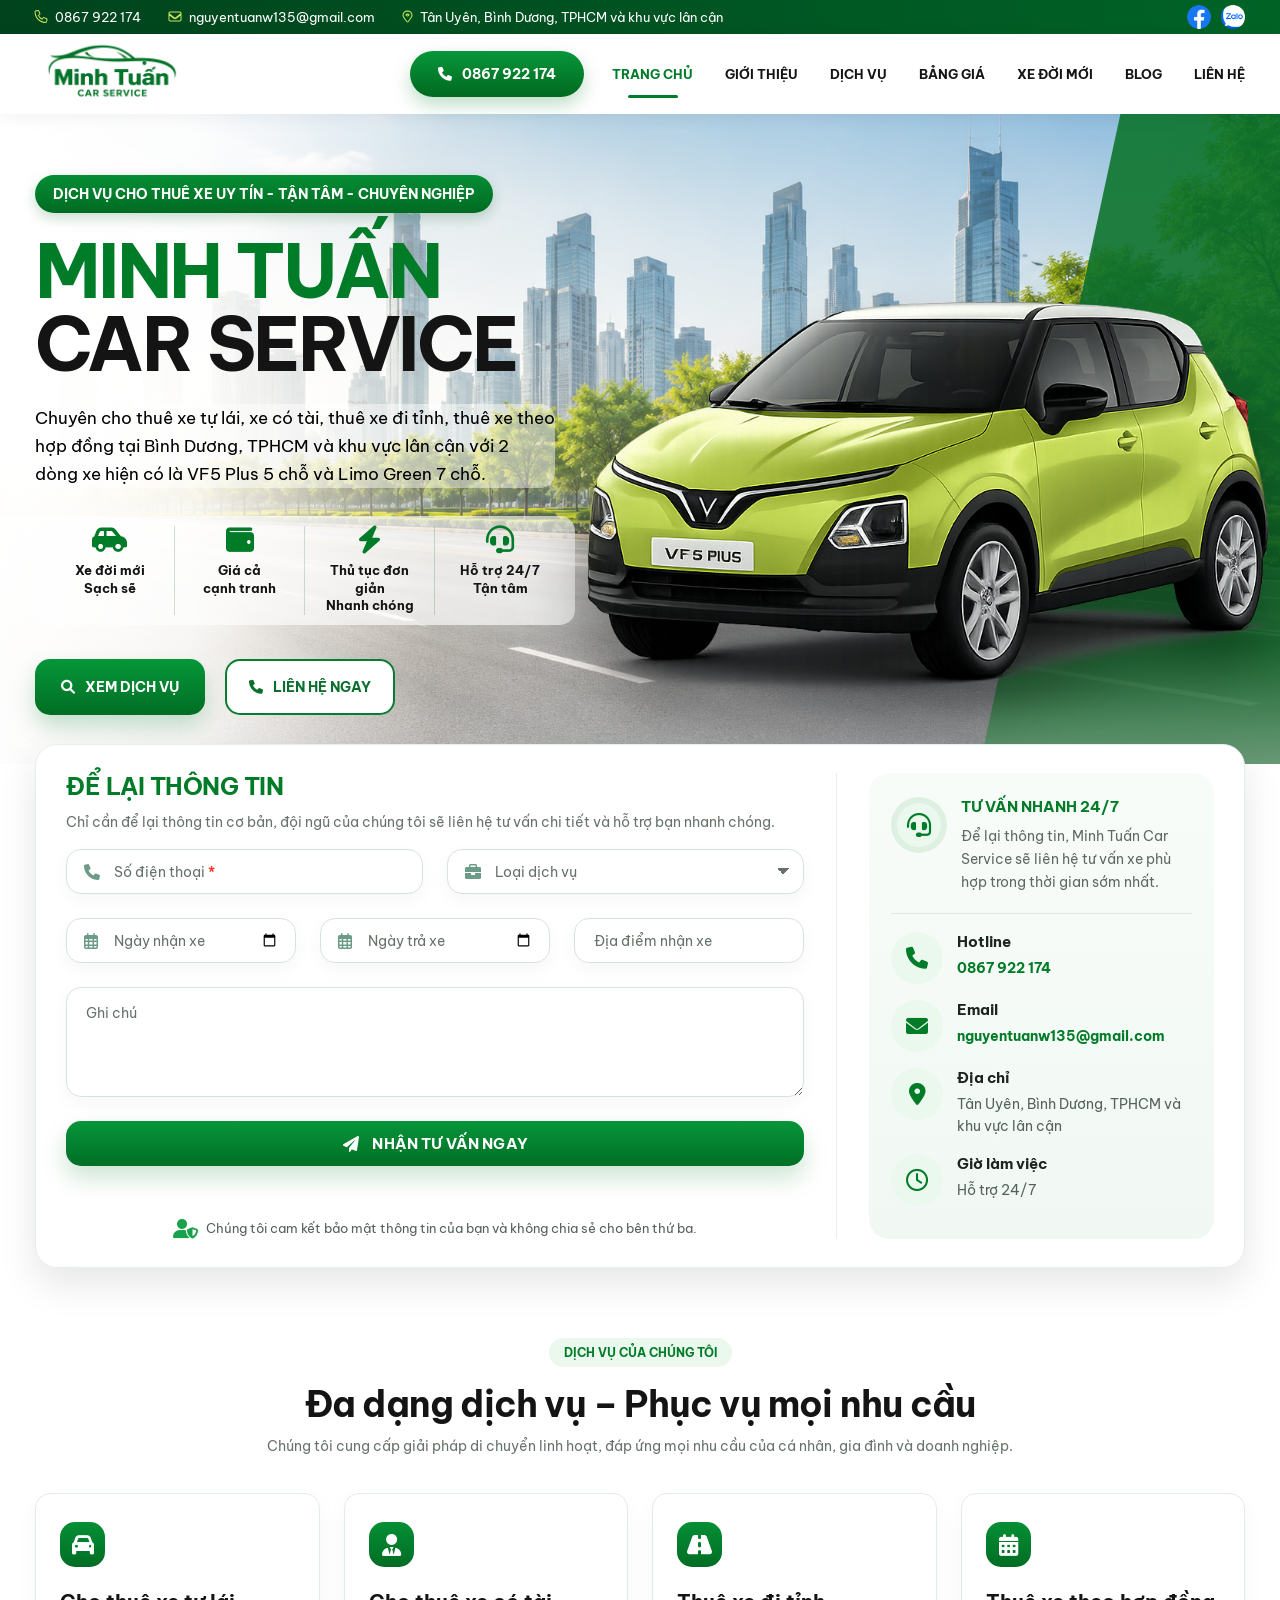
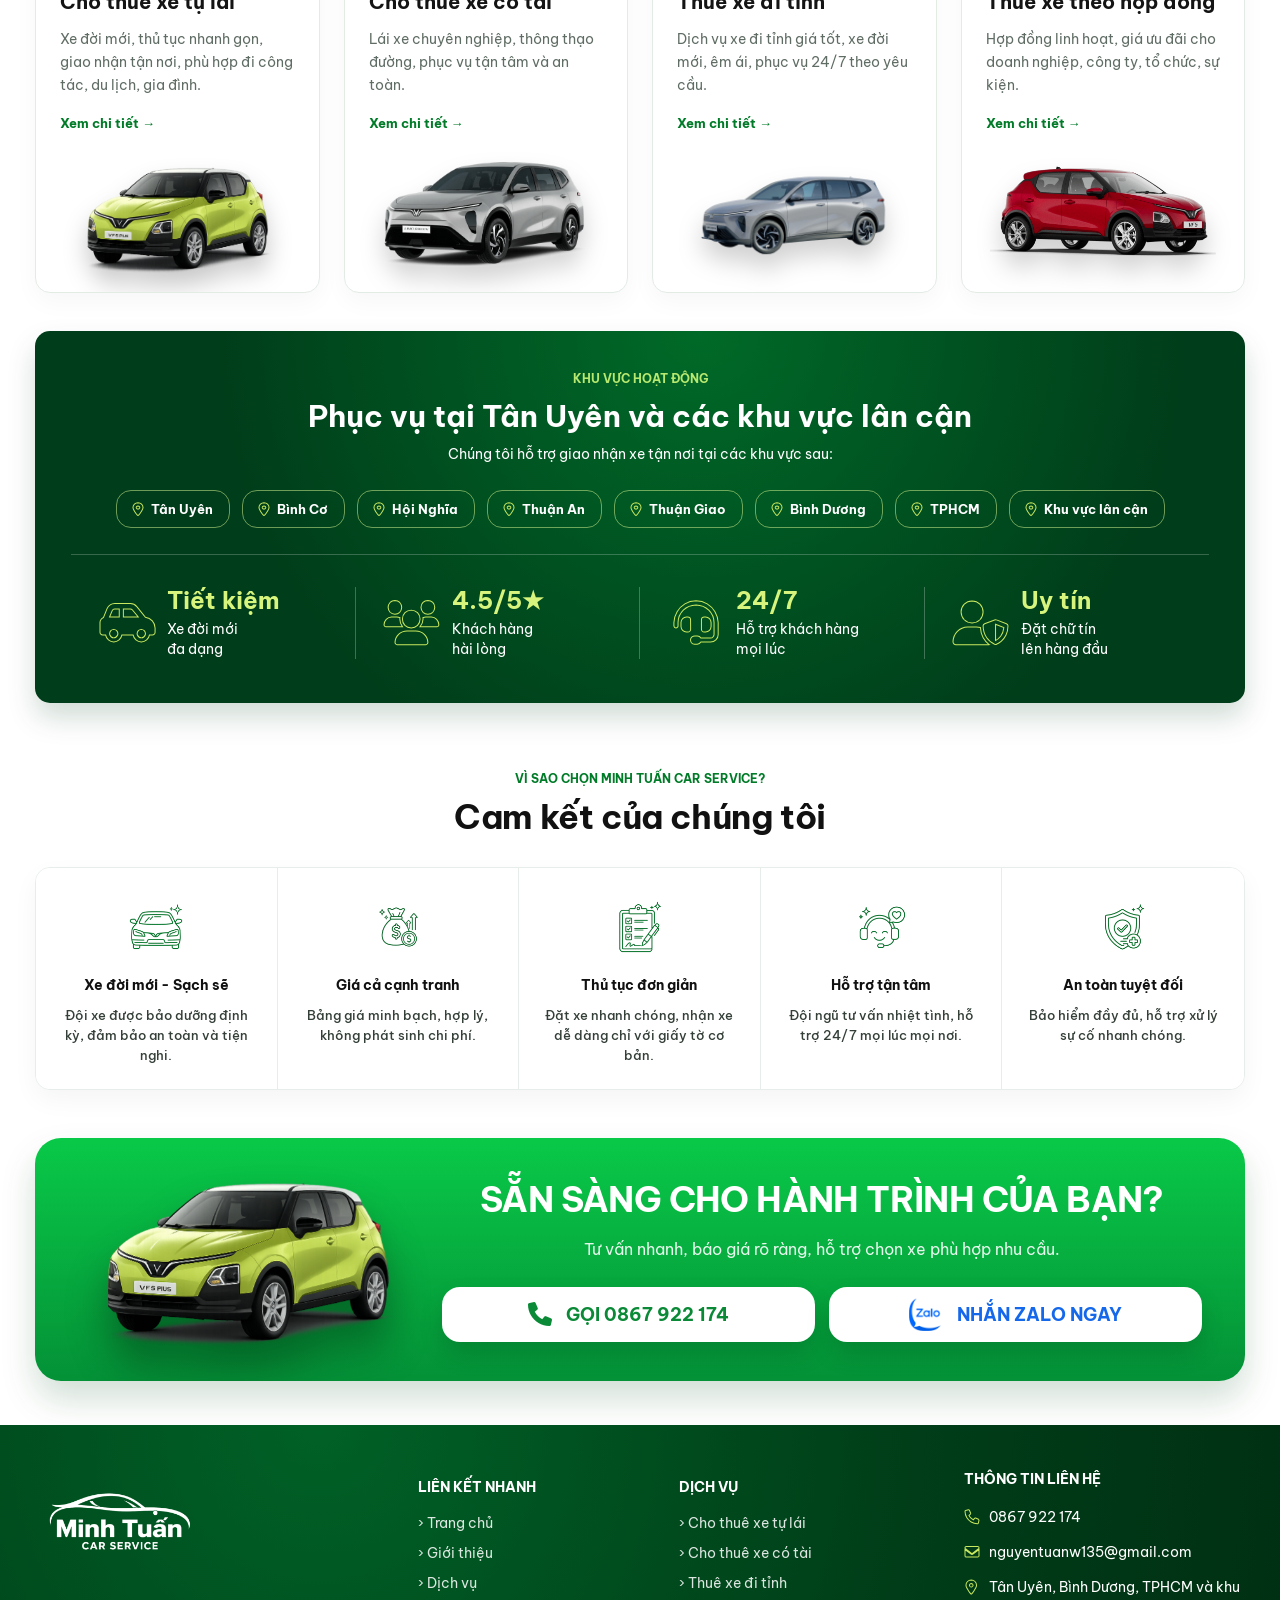
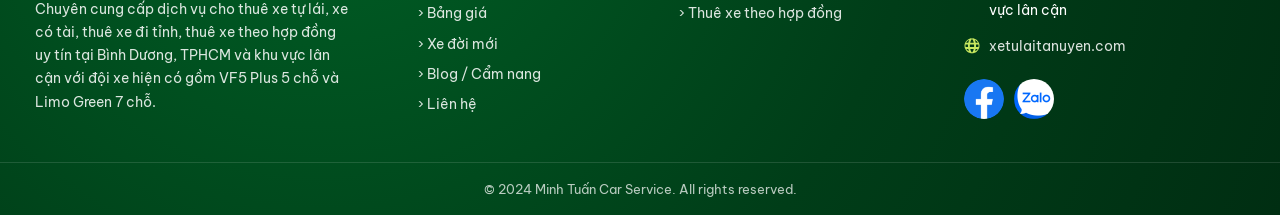
<file: index.html>
﻿<!DOCTYPE html>
<html lang="vi">
<head>
  <meta charset="UTF-8" />
  <meta name="viewport" content="width=device-width, initial-scale=1.0" />
  <title>Minh Tuấn Car Service | Cho thuê xe tự lái Tân Uyên, Bình Dương</title>
  <meta name="description" content="Minh Tuấn Car Service chuyên cho thuê xe tự lái Tân Uyên, thuê xe tự lái Bình Dương, cho thuê xe có tài Tân Uyên, thuê xe dịch vụ Bình Dương và thuê xe đi tỉnh với đội xe đời mới, hỗ trợ nhanh 24/7." />
  <meta name="keywords" content="Minh Tuấn Car Service, cho thuê xe tự lái Tân Uyên, thuê xe tự lái Bình Dương, cho thuê xe có tài Tân Uyên, thuê xe dịch vụ Bình Dương, thuê xe đi tỉnh" />
  <meta name="robots" content="index,follow,max-image-preview:large,max-snippet:-1,max-video-preview:-1" />
  <meta name="author" content="Minh Tuấn Car Service" />
  <meta name="theme-color" content="#007b28" />
  <link rel="canonical" href="https://xetulaitanuyen.com/" />
  <meta property="og:locale" content="vi_VN" />
  <meta property="og:type" content="website" />
  <meta property="og:title" content="Minh Tuấn Car Service | Cho thuê xe tự lái Tân Uyên, Bình Dương" />
  <meta property="og:description" content="Dịch vụ cho thuê xe tự lái, xe có tài, xe đi tỉnh tại Tân Uyên, Bình Dương với đội xe đời mới, giá rõ ràng và hỗ trợ nhanh 24/7." />
  <meta property="og:url" content="https://xetulaitanuyen.com/" />
  <meta property="og:site_name" content="Minh Tuấn Car Service" />
  <meta property="og:image" content="https://xetulaitanuyen.com/assets/gioi-thieu-ve-chung-toi.png" />
  <meta property="og:image:width" content="1448" />
  <meta property="og:image:height" content="1086" />
  <meta property="og:image:alt" content="Minh Tuấn Car Service cho thuê xe tự lái và xe có tài tại Tân Uyên Bình Dương" />
  <meta name="twitter:card" content="summary_large_image" />
  <meta name="twitter:title" content="Minh Tuấn Car Service | Cho thuê xe tự lái Tân Uyên, Bình Dương" />
  <meta name="twitter:description" content="Cho thuê xe tự lái, xe có tài, xe đi tỉnh tại Tân Uyên, Bình Dương. Tư vấn nhanh, giá rõ ràng, hỗ trợ 24/7." />
  <meta name="twitter:image" content="https://xetulaitanuyen.com/assets/gioi-thieu-ve-chung-toi.png" />
  <link rel="preconnect" href="https://fonts.googleapis.com">
  <link rel="preconnect" href="https://fonts.gstatic.com" crossorigin>
  <link rel="preconnect" href="https://cdnjs.cloudflare.com" crossorigin>
  <link rel="preload" as="image" href="./assets/vf5-plus.png" imagesrcset="./assets/vf5-plus.png">
  <link href="https://fonts.googleapis.com/css2?family=Be+Vietnam+Pro:wght@400;500;600;700;800;900&display=swap" rel="stylesheet">
  <link rel="stylesheet" href="./style.css?v=seo-ux-13" />
  <link rel="stylesheet" href="https://cdnjs.cloudflare.com/ajax/libs/font-awesome/6.0.0/css/all.min.css" />
  <link rel="icon" href="./assets/fav.png" type="image/png">
  <link rel="apple-touch-icon" href="./assets/fav2.png">
  <link rel="manifest" href="./site.webmanifest">
  <script src="./site.js?v=seo-ux-13" defer></script>
  <script type="application/ld+json">
    {
      "@context": "https://schema.org",
      "@graph": [
        {
          "@type": "WebSite",
          "@id": "https://xetulaitanuyen.com/#website",
          "url": "https://xetulaitanuyen.com/",
          "name": "Minh Tuấn Car Service",
          "inLanguage": "vi-VN"
        },
        {
          "@type": "WebPage",
          "@id": "https://xetulaitanuyen.com/#webpage",
          "url": "https://xetulaitanuyen.com/",
          "name": "Minh Tuấn Car Service | Cho thuê xe tự lái Tân Uyên, Bình Dương",
          "isPartOf": {
            "@id": "https://xetulaitanuyen.com/#website"
          },
          "description": "Landing page dịch vụ cho thuê xe tự lái, xe có tài và xe đi tỉnh tại Tân Uyên, Bình Dương của Minh Tuấn Car Service.",
          "inLanguage": "vi-VN"
        },
        {
          "@type": "LocalBusiness",
          "@id": "https://xetulaitanuyen.com/#localbusiness",
          "name": "Minh Tuấn Car Service",
          "url": "https://xetulaitanuyen.com/",
          "image": "https://xetulaitanuyen.com/assets/gioi-thieu-ve-chung-toi.png",
          "telephone": "+84867922174",
          "email": "nguyentuanw135@gmail.com",
          "priceRange": "$$",
          "description": "Dịch vụ cho thuê xe tự lái, cho thuê xe có tài, thuê xe dịch vụ Bình Dương và thuê xe đi tỉnh tại Tân Uyên với đội xe đời mới, hỗ trợ nhanh 24/7.",
          "address": {
            "@type": "PostalAddress",
            "addressLocality": "Tân Uyên",
            "addressRegion": "Bình Dương",
            "addressCountry": "VN"
          },
          "areaServed": [
            "Tân Uyên",
            "Bình Dương",
            "TPHCM",
            "Thuận An",
            "Thuận Giao",
            "Khu vực lân cận"
          ],
          "openingHoursSpecification": [
            {
              "@type": "OpeningHoursSpecification",
              "dayOfWeek": [
                "Monday",
                "Tuesday",
                "Wednesday",
                "Thursday",
                "Friday",
                "Saturday",
                "Sunday"
              ],
              "opens": "00:00",
              "closes": "23:59"
            }
          ],
          "hasOfferCatalog": {
            "@type": "OfferCatalog",
            "name": "Dịch vụ cho thuê xe",
            "itemListElement": [
              {
                "@type": "Offer",
                "itemOffered": {
                  "@type": "Service",
                  "name": "Cho thuê xe tự lái Tân Uyên"
                }
              },
              {
                "@type": "Offer",
                "itemOffered": {
                  "@type": "Service",
                  "name": "Cho thuê xe có tài Tân Uyên"
                }
              },
              {
                "@type": "Offer",
                "itemOffered": {
                  "@type": "Service",
                  "name": "Thuê xe đi tỉnh"
                }
              },
              {
                "@type": "Offer",
                "itemOffered": {
                  "@type": "Service",
                  "name": "Thuê xe theo hợp đồng"
                }
              }
            ]
          }
        }
      ]
    }
  </script>
</head>
<body>
  <div class="topbar">
    <div class="container topbar-inner">
      <div class="top-left">
        <a class="contact-item" href="tel:0867922174" aria-label="Gọi Minh Tuấn Car Service qua số 0867 922 174"><i class="fa-solid fa-phone"></i><span>0867 922 174</span></a>
        <a class="contact-item" href="mailto:nguyentuanw135@gmail.com" aria-label="Gửi email đến Minh Tuấn Car Service"><i class="fa-solid fa-envelope"></i><span>nguyentuanw135@gmail.com</span></a>
        <span class="contact-item"><i class="fa-solid fa-location-dot"></i><span>Tân Uyên, Bình Dương, TPHCM và khu vực lân cận</span></span>
      </div>
      <div class="socials">
        <a href="https://www.facebook.com/" target="_blank" rel="noopener noreferrer" aria-label="Facebook">
          <img src="assets/icon_fb.png" alt="Facebook" width="2143" height="2143">
        </a>
        <a href="https://zalo.me/0867922174" target="_blank" rel="noopener noreferrer" aria-label="Zalo">
          <img src="assets/Icon_of_Zalo.png" alt="Zalo" width="1280" height="1280">
        </a>
      </div>
    </div>
  </div>

  <header class="header">
    <div class="container nav-wrap">
      <a href="#top" class="logo-link" aria-label="Về đầu trang Minh Tuấn Car Service">
        <img src="./assets/logo.png" alt="Logo Minh Tuấn Car Service" class="logo" width="612" height="408">
      </a>
      <div class="header-actions">
        <a class="phone-btn" href="tel:0867922174" aria-label="Gọi ngay cho Minh Tuấn Car Service"><i class="fa-solid fa-phone"></i><span>0867 922 174</span></a>
        <button class="menu-toggle" type="button" aria-expanded="false" aria-controls="primary-nav" aria-label="Mở menu điều hướng">
          <span></span>
          <span></span>
          <span></span>
        </button>
      </div>
      <nav class="nav" id="primary-nav" aria-label="Điều hướng chính">
        <a class="active" href="#top">TRANG CHỦ</a>
        <a href="gioi-thieu.html">GIỚI THIỆU</a>
        <a href="#services">DỊCH VỤ</a>
        <a href="#price">BẢNG GIÁ</a>
        <a href="#cars">XE ĐỜI MỚI</a>
        <a href="blog/">BLOG</a>
        <a href="#contact">LIÊN HỆ</a>
      </nav>
    </div>
  </header>

  <main>
    <section class="hero" id="top">
      <div class="hero-bg"></div>
      <div class="hero-angle"></div>
      <div class="container hero-inner">
        <div class="hero-content">
          <div class="pill">DỊCH VỤ CHO THUÊ XE UY TÍN - TẬN TÂM - CHUYÊN NGHIỆP</div>
          <h1><span>MINH TUẤN</span> CAR SERVICE</h1>
          <p class="hero-desc">Chuyên cho thuê xe tự lái, xe có tài, thuê xe đi tỉnh, thuê xe theo hợp đồng tại Bình Dương, TPHCM và khu vực lân cận với 2 dòng xe hiện có là VF5 Plus 5 chỗ và Limo Green 7 chỗ.</p>

          <div class="features">
            <div class="feature-item">
              <div class="feature-icon"><i class="fa-solid fa-car-side"></i></div>
              <b>Xe đời mới</b>
              <span>Sạch sẽ</span>
            </div>
            <div class="feature-item">
              <div class="feature-icon"><i class="fa-solid fa-wallet"></i></div>
              <b>Giá cả</b>
              <span>cạnh tranh</span>
            </div>
            <div class="feature-item">
              <div class="feature-icon"><i class="fa-solid fa-bolt"></i></div>
              <b>Thủ tục đơn giản</b>
              <span>Nhanh chóng</span>
            </div>
            <div class="feature-item">
              <div class="feature-icon"><i class="fa-solid fa-headset"></i></div>
              <b>Hỗ trợ 24/7</b>
              <span>Tận tâm</span>
            </div>
          </div>

          <div class="hero-actions">
            <a class="btn primary" href="#services" aria-label="Xem các dịch vụ thuê xe của Minh Tuấn Car Service"><i class="fa-solid fa-magnifying-glass"></i><span>XEM DỊCH VỤ</span></a>
            <a class="btn outline" href="tel:0867922174" aria-label="Gọi ngay để được tư vấn thuê xe"><i class="fa-solid fa-phone"></i><span>LIÊN HỆ NGAY</span></a>
          </div>
        </div>

        <div class="hero-car-wrap">
          <img src="./assets/vf5-plus.png" alt="Xe VinFast VF5 Plus 5 chỗ của Minh Tuấn Car Service" class="hero-car" width="944" height="589" fetchpriority="high" decoding="async">
        </div>
      </div>
    </section>

    <section class="search-section">
      <div class="container">
        <form class="search-box" id="lead-form" novalidate aria-describedby="search-form-status">
          <div class="search-form-layout">
            <div class="search-form-main">
              <div class="search-heading">
                <h2>ĐỂ LẠI THÔNG TIN</h2>
                <p>Chỉ cần để lại thông tin cơ bản, đội ngũ của chúng tôi sẽ liên hệ tư vấn chi tiết và hỗ trợ bạn nhanh chóng.</p>
              </div>
              <div class="search-grid">
                <div class="span-3">
                  <div class="inputGroup has-icon">
                    <i class="inputGroup-icon fa-solid fa-phone" aria-hidden="true"></i>
                    <input id="contact-phone" name="phone" type="tel" required autocomplete="tel-national" inputmode="numeric" aria-label="Số điện thoại liên hệ">
                    <label for="contact-phone">Số điện thoại <b>*</b></label>
                  </div>
                </div>
                <div class="span-3">
                  <div class="inputGroup has-icon">
                    <i class="inputGroup-icon fa-solid fa-briefcase" aria-hidden="true"></i>
                    <select id="service-type" name="service" aria-label="Loại dịch vụ">
                      <option value="" selected disabled></option>
                      <option value="Tự lái">Tự lái</option>
                      <option value="Có tài">Có tài</option>
                      <option value="Đi tỉnh">Đi tỉnh</option>
                      <option value="Theo hợp đồng">Theo hợp đồng</option>
                    </select>
                    <label for="service-type">Loại dịch vụ</label>
                  </div>
                </div>
                 <div class="span-2">
                  <div class="inputGroup inputGroup-date has-icon">
                    <i class="inputGroup-icon fa-regular fa-calendar-days" aria-hidden="true"></i>
                    <input id="pickup-date" name="pickup_date" type="date" autocomplete="off" aria-label="Ngày nhận xe">
                    <label for="pickup-date">Ngày nhận xe</label>
                  </div>
                </div>
                <div class="span-2">
                  <div class="inputGroup inputGroup-date has-icon">
                    <i class="inputGroup-icon fa-regular fa-calendar-days" aria-hidden="true"></i>
                    <input id="return-date" name="return_date" type="date" autocomplete="off" aria-label="Ngày trả xe">
                    <label for="return-date">Ngày trả xe</label>
                  </div>
                </div>
                <div class="span-2">
                  <div class="inputGroup">
                    <input id="pickup-location" name="pickup_location" type="text" autocomplete="street-address" aria-label="Địa điểm nhận xe">
                    <label for="pickup-location">Địa điểm nhận xe</label>
                  </div>
                </div>
                <div class="span-6">
                  <div class="inputGroup inputGroup-textarea">
                    <textarea id="customer-note" name="customer_note" rows="4" aria-label="Ghi chú thêm"></textarea>
                    <label for="customer-note">Ghi chú</label>
                  </div>
                </div>
                <div class="search-actions span-6">
                  <button class="send-btn" type="submit" aria-label="Nhận tư vấn ngay qua form liên hệ">
                    <span class="send-btn-icon" aria-hidden="true"><i class="fa-solid fa-paper-plane"></i></span>
                    <span class="send-btn-car" aria-hidden="true">
                      <svg
                        stroke="#FFFFFF"
                        fill="#FFFFFF"
                        xml:space="preserve"
                        viewBox="0 0 324.018 324.017"
                        xmlns:xlink="http://www.w3.org/1999/xlink"
                        xmlns="http://www.w3.org/2000/svg"
                      >
                        <path d="M317.833,197.111c3.346-11.148,2.455-20.541-2.65-27.945c-9.715-14.064-31.308-15.864-35.43-16.076l-8.077-4.352l-0.528-0.217c-8.969-2.561-42.745-3.591-47.805-3.733c-7.979-3.936-14.607-7.62-20.475-10.879c-20.536-11.413-34.107-18.958-72.959-18.958c-47.049,0-85.447,20.395-90.597,23.25c-2.812,0.212-5.297,0.404-7.646,0.59l-6.455-8.733l7.34,0.774c2.91,0.306,4.267-1.243,3.031-3.459c-1.24-2.216-4.603-4.262-7.519-4.57l-23.951-2.524c-2.91-0.305-4.267,1.243-3.026,3.459c1.24,2.216,4.603,4.262,7.519,4.57l3.679,0.386l8.166,11.05c-13.823,1.315-13.823,2.139-13.823,4.371c0,18.331-2.343,22.556-2.832,23.369L0,164.443v19.019l2.248,2.89c-0.088,2.775,0.823,5.323,2.674,7.431c5.981,6.804,19.713,7.001,21.256,7.001c4.634,0,14.211-2.366,20.78-4.153c-0.456-0.781-0.927-1.553-1.3-2.392c-0.36-0.809-0.603-1.668-0.885-2.517c-0.811-2.485-1.362-5.096-1.362-7.845c0-14.074,11.449-25.516,25.515-25.516s25.52,11.446,25.52,25.521c0,6.068-2.221,11.578-5.773,15.964c-0.753,0.927-1.527,1.828-2.397,2.641c-1.022,0.958-2.089,1.859-3.254,2.641c29.332,0.109,112.164,0.514,168.708,1.771c-0.828-0.823-1.533-1.771-2.237-2.703c-0.652-0.854-1.222-1.75-1.761-2.688c-2.164-3.744-3.5-8.025-3.5-12.655c0-14.069,11.454-25.513,25.518-25.513c14.064,0,25.518,11.449,25.518,25.513c0,5.126-1.553,9.875-4.152,13.878c-0.605,0.922-1.326,1.755-2.04,2.594c-0.782,0.922-1.616,1.781-2.527,2.584c5.209,0.155,9.699,0.232,13.546,0.232c19.563,0,23.385-1.688,23.861-5.018C324.114,202.108,324.472,199.602,317.833,197.111z"></path>
                        <path d="M52.17,195.175c3.638,5.379,9.794,8.922,16.756,8.922c0.228,0,0.44-0.062,0.663-0.073c2.576-0.083,5.043-0.61,7.291-1.574c1.574-0.678,2.996-1.6,4.332-2.636c4.782-3.702,7.927-9.429,7.927-15.933c0-11.144-9.066-20.216-20.212-20.216s-20.213,9.072-20.213,20.216c0,2.263,0.461,4.411,1.149,6.446c0.288,0.85,0.616,1.673,1.015,2.471C51.279,193.606,51.667,194.434,52.17,195.175z"></path>
                        <path d="M269.755,209.068c2.656,0,5.173-0.549,7.503-1.481c1.589-0.642,3.06-1.491,4.422-2.495c1.035-0.767,1.988-1.616,2.863-2.559c3.34-3.604,5.432-8.389,5.432-13.681c0-11.144-9.071-20.21-20.215-20.21s-20.216,9.066-20.216,20.21c0,4.878,1.812,9.3,4.702,12.801c0.818,0.989,1.719,1.89,2.708,2.713c1.311,1.088,2.729,2.024,4.293,2.755C263.836,208.333,266.704,209.068,269.755,209.068z"></path>
                      </svg>
                    </span>
                    <span class="send-btn-label">NHẬN TƯ VẤN NGAY</span>
                  </button>
                  <p class="search-form-status" id="search-form-status" aria-live="polite"></p>
                  <p class="search-privacy-note"><i class="fa-solid fa-user-shield"></i><span>Chúng tôi cam kết bảo mật thông tin của bạn và không chia sẻ cho bên thứ ba.</span></p>
                </div>
              </div>
            </div>
            <aside class="search-side" aria-label="Thông tin hỗ trợ liên hệ">
              <div class="search-side-intro">
                <div class="search-side-badge"><i class="fa-solid fa-headset"></i></div>
                <div>
                  <h3>TƯ VẤN NHANH 24/7</h3>
                  <p>Để lại thông tin, Minh Tuấn Car Service sẽ liên hệ tư vấn xe phù hợp trong thời gian sớm nhất.</p>
                </div>
              </div>
              <div class="search-side-list">
                <div class="search-side-item">
                  <div class="search-side-icon"><i class="fa-solid fa-phone"></i></div>
                  <div>
                    <strong>Hotline</strong>
                    <a href="tel:0867922174">0867 922 174</a>
                    
                  </div>
                </div>
                <div class="search-side-item">
                  <div class="search-side-icon"><i class="fa-solid fa-envelope"></i></div>
                  <div>
                    <strong>Email</strong>
                    <a href="mailto:nguyentuanw135@gmail.com">nguyentuanw135@gmail.com</a>
                  
                  </div>
                </div>
                <div class="search-side-item">
                  <div class="search-side-icon"><i class="fa-solid fa-location-dot"></i></div>
                  <div>
                    <strong>Địa chỉ</strong>
                    <span>Tân Uyên, Bình Dương, TPHCM và khu vực lân cận</span>
                  </div>
                </div>
                <div class="search-side-item">
                  <div class="search-side-icon"><i class="fa-regular fa-clock"></i></div>
                  <div>
                    <strong>Giờ làm việc</strong>
                    <span>Hỗ trợ 24/7</span>
                  </div>
                </div>
              </div>
            </aside>
          </div>
        </form>
      </div>
    </section>

    <section class="services" id="services">
      <div class="container">
        <div class="section-title">
          <span>DỊCH VỤ CỦA CHÚNG TÔI</span>
          <h2>Đa dạng dịch vụ – Phục vụ mọi nhu cầu</h2>
          <p>Chúng tôi cung cấp giải pháp di chuyển linh hoạt, đáp ứng mọi nhu cầu của cá nhân, gia đình và doanh nghiệp.</p>
        </div>

        <div class="service-grid">
          <article class="service-card card-vf5">
            <div class="circle-icon"><i class="fa-solid fa-car"></i></div>
            <h3>Cho thuê xe tự lái</h3>
            <p>Xe đời mới, thủ tục nhanh gọn, giao nhận tận nơi, phù hợp đi công tác, du lịch, gia đình.</p>
            <a href="#contact" aria-label="Nhận tư vấn dịch vụ cho thuê xe tự lái">Xem chi tiết →</a>
            <img src="./assets/vf5-plus.png" alt="Dịch vụ cho thuê xe tự lái VinFast VF5 Plus 5 chỗ" width="944" height="589" loading="lazy" decoding="async">
          </article>
          <article class="service-card card-limo">
            <div class="circle-icon"><i class="fa-solid fa-user-tie"></i></div>
            <h3>Cho thuê xe có tài</h3>
            <p>Lái xe chuyên nghiệp, thông thạo đường, phục vụ tận tâm và an toàn.</p>
            <a href="#contact" aria-label="Nhận tư vấn dịch vụ cho thuê xe có tài">Xem chi tiết →</a>
            <img src="./assets/limo-green-7c-xam.png" alt="Dịch vụ cho thuê xe có tài Limo Green 7 chỗ" width="1330" height="696" loading="lazy" decoding="async">
          </article>
          <article class="service-card card-limo">
            <div class="circle-icon"><i class="fa-solid fa-road"></i></div>
            <h3>Thuê xe đi tỉnh</h3>
            <p>Dịch vụ xe đi tỉnh giá tốt, xe đời mới, êm ái, phục vụ 24/7 theo yêu cầu.</p>
            <a href="#contact" aria-label="Nhận tư vấn dịch vụ thuê xe đi tỉnh">Xem chi tiết →</a>
            <img src="./assets/limo-green-7c-xam2.png" alt="Dịch vụ thuê xe đi tỉnh Limo Green 7 chỗ" width="1000" height="400" loading="lazy" decoding="async">
          </article>
          <article class="service-card card-vf5-red">
            <div class="circle-icon"><i class="fa-solid fa-calendar-days"></i></div>
            <h3>Thuê xe theo hợp đồng</h3>
            <p>Hợp đồng linh hoạt, giá ưu đãi cho doanh nghiệp, công ty, tổ chức, sự kiện.</p>
            <a href="#contact" aria-label="Nhận tư vấn dịch vụ thuê xe theo hợp đồng">Xem chi tiết →</a>
            <img src="./assets/vf5-plus-red.png" alt="Dịch vụ thuê xe theo hợp đồng" width="890" height="504" loading="lazy" decoding="async">
          </article>
        </div>
      </div>
    </section>

    <section class="area">
      <div class="container">
        <div class="area-box" id="price">
          <span>KHU VỰC HOẠT ĐỘNG</span>
          <h2>Phục vụ tại Tân Uyên và các khu vực lân cận</h2>
          <p>Chúng tôi hỗ trợ giao nhận xe tận nơi tại các khu vực sau:</p>

          <div class="chips">
            <b><i class="fa-solid fa-location-dot"></i><span>Tân Uyên</span></b>
            <b><i class="fa-solid fa-location-dot"></i><span>Bình Cơ</span></b>
            <b><i class="fa-solid fa-location-dot"></i><span>Hội Nghĩa</span></b>
            <b><i class="fa-solid fa-location-dot"></i><span>Thuận An</span></b>
            <b><i class="fa-solid fa-location-dot"></i><span>Thuận Giao</span></b>
            <b><i class="fa-solid fa-location-dot"></i><span>Bình Dương</span></b>
            <b><i class="fa-solid fa-location-dot"></i><span>TPHCM</span></b>
            <b><i class="fa-solid fa-location-dot"></i><span>Khu vực lân cận</span></b>
          </div>

          <div class="stats">
            <div>
              <i class="fa-solid fa-car-side"></i>
              <strong>Tiết kiệm</strong>
              <p>Xe đời mới<br>đa dạng</p>
            </div>
            <div>
              <i class="fa-solid fa-users"></i>
              <strong>4.5/5★</strong>
              <p>Khách hàng<br>hài lòng</p>
            </div>
            <div>
              <i class="fa-solid fa-headset"></i>
              <strong>24/7</strong>
              <p>Hỗ trợ khách hàng<br>mọi lúc</p>
            </div>
            <div>
              <i class="fa-solid fa-user-shield"></i>
              <strong>Uy tín</strong>
              <p>Đặt chữ tín<br>lên hàng đầu</p>
            </div>
          </div>
        </div>
      </div>
    </section>

    <section class="commit">
      <div class="container">
        <div class="section-title">
          <span>VÌ SAO CHỌN MINH TUẤN CAR SERVICE?</span>
          <h2>Cam kết của chúng tôi</h2>
        </div>

        <div class="commit-grid" id="cars">
          <article>
            <div class="commit-icon">
              <img src="./assets/xe.png" alt="Xe đời mới sạch sẽ" width="500" height="500" loading="lazy" decoding="async">
            </div>
            <h3>Xe đời mới - Sạch sẽ</h3>
            <p>Đội xe được bảo dưỡng định kỳ, đảm bảo an toàn và tiện nghi.</p>
          </article>
          <article>
            <div class="commit-icon">
              <img src="./assets/gia_ca_canh_tranh.png" alt="Giá cả cạnh tranh" width="500" height="500" loading="lazy" decoding="async">
            </div>
            <h3>Giá cả cạnh tranh</h3>
            <p>Bảng giá minh bạch, hợp lý, không phát sinh chi phí.</p>
          </article>
          <article>
            <div class="commit-icon">
              <img src="./assets/thu_tuc_don_gian.png" alt="Thủ tục đơn giản" width="500" height="500" loading="lazy" decoding="async">
            </div>
            <h3>Thủ tục đơn giản</h3>
            <p>Đặt xe nhanh chóng, nhận xe dễ dàng chỉ với giấy tờ cơ bản.</p>
          </article>
          <article>
            <div class="commit-icon">
              <img src="./assets/ho_tro_tan_tam.png" alt="Hỗ trợ tận tâm" width="500" height="500" loading="lazy" decoding="async">
            </div>
            <h3>Hỗ trợ tận tâm</h3>
            <p>Đội ngũ tư vấn nhiệt tình, hỗ trợ 24/7 mọi lúc mọi nơi.</p>
          </article>
          <article>
            <div class="commit-icon">
              <img src="./assets/an_toan.png" alt="An toàn tuyệt đối" width="500" height="500" loading="lazy" decoding="async">
            </div>
            <h3>An toàn tuyệt đối</h3>
            <p>Bảo hiểm đầy đủ, hỗ trợ xử lý sự cố nhanh chóng.</p>
          </article>
        </div>
      </div>
    </section>

    <section class="cta" id="contact">
      <div class="container">
        <div class="cta-box">
          <div class="cta-visual">
            <img src="./assets/vf5-plus.png" alt="Xe VF5 Plus sẵn sàng cho hành trình của bạn" width="944" height="589" loading="lazy" decoding="async">
          </div>
          <div class="cta-copy">
            <h2>Sẵn sàng cho hành trình của bạn?</h2>
            <p>Tư vấn nhanh, báo giá rõ ràng, hỗ trợ chọn xe phù hợp nhu cầu.</p>
            <div class="cta-actions">
              <a class="cta-call" href="tel:0867922174" aria-label="Gọi ngay số 0867 922 174"><i class="fa-solid fa-phone"></i> <span>GỌI 0867 922 174</span></a>
              <a class="cta-zalo" href="https://zalo.me/0867922174" target="_blank" rel="noopener noreferrer" aria-label="Nhắn Zalo ngay cho Minh Tuấn Car Service"><img src="assets/Icon_of_Zalo.png" alt="Zalo" width="1280" height="1280"><span>NHẮN ZALO NGAY</span></a>
            </div>
          </div>
        </div>
      </div>
    </section>
  </main>

  <div class="form-popup" id="form-popup" aria-hidden="true">
    <div class="form-popup-backdrop" data-popup-close></div>
    <div class="form-popup-dialog" role="dialog" aria-modal="true" aria-labelledby="form-popup-title">
      <button class="form-popup-close" type="button" aria-label="Đóng thông báo" data-popup-close>
        <i class="fa-solid fa-xmark"></i>
      </button>
      <div class="form-popup-icon is-loading" id="form-popup-loading">
        <span class="form-popup-spinner"></span>
      </div>
      <div class="form-popup-icon is-success" id="form-popup-success" hidden>
        <i class="fa-solid fa-circle-check"></i>
      </div>
      <div class="form-popup-icon is-error" id="form-popup-error" hidden>
        <i class="fa-solid fa-circle-exclamation"></i>
      </div>
      <h3 id="form-popup-title">Đang gửi thông tin</h3>
      <p id="form-popup-message">Vui lòng chờ trong giây lát...</p>
      <button class="form-popup-action" type="button" id="form-popup-action" hidden data-popup-close>Đã hiểu</button>
    </div>
  </div>

  <footer class="footer">
    <div class="container footer-grid" id="blog">
      <div class="footer-brand">
        <img src="./assets/logo.png" alt="Logo Minh Tuấn Car Service" width="612" height="408" loading="lazy" decoding="async">
        <p>Chuyên cung cấp dịch vụ cho thuê xe tự lái, xe có tài, thuê xe đi tỉnh, thuê xe theo hợp đồng uy tín tại Bình Dương, TPHCM và khu vực lân cận với đội xe hiện có gồm VF5 Plus 5 chỗ và Limo Green 7 chỗ.</p>
      </div>
      <div>
        <h4>LIÊN KẾT NHANH</h4>
        <a href="#top">› Trang chủ</a>
        <a href="gioi-thieu.html">› Giới thiệu</a>
        <a href="#services">› Dịch vụ</a>
        <a href="#price">› Bảng giá</a>
        <a href="#cars">› Xe đời mới</a>
        <a href="blog/">› Blog / Cẩm nang</a>
        <a href="#contact">› Liên hệ</a>
      </div>
      <div>
        <h4>DỊCH VỤ</h4>
        <a href="#contact">› Cho thuê xe tự lái</a>
        <a href="#contact">› Cho thuê xe có tài</a>
        <a href="#contact">› Thuê xe đi tỉnh</a>
        <a href="#contact">› Thuê xe theo hợp đồng</a>
      </div>
      <div class="footer-lh">
        <h4>THÔNG TIN LIÊN HỆ</h4>
        <p><i class="fa-solid fa-phone"></i> <span>0867 922 174</span></p>
        <p><i class="fa-solid fa-envelope"></i> <span>nguyentuanw135@gmail.com</span></p>
        <p><i class="fa-solid fa-map-marker-alt"></i> <span>Tân Uyên, Bình Dương, TPHCM và khu vực lân cận</span></p>
        <p><i class="fas fa-globe"></i> <a href="https://xetulaitanuyen.com/" target="_blank" rel="noopener noreferrer">xetulaitanuyen.com</a></p>
        <div class="footer-social">
          <a href="https://www.facebook.com/" target="_blank" rel="noopener noreferrer" aria-label="Facebook">
            <img src="assets/icon_fb.png" alt="Facebook" width="2143" height="2143" loading="lazy" decoding="async">
          </a>
          <a href="https://zalo.me/0867922174" target="_blank" rel="noopener noreferrer" aria-label="Zalo">
            <img src="assets/Icon_of_Zalo.png" alt="Zalo" width="1280" height="1280" loading="lazy" decoding="async">
          </a>
        </div>
      </div>
    </div>
    <div class="copyright">© 2024 Minh Tuấn Car Service. All rights reserved.</div>
  </footer>

  <a href="#top" class="to-top" aria-label="Lên đầu trang"><i class="fa-solid fa-chevron-up"></i></a>
</body>
</html>
</file>
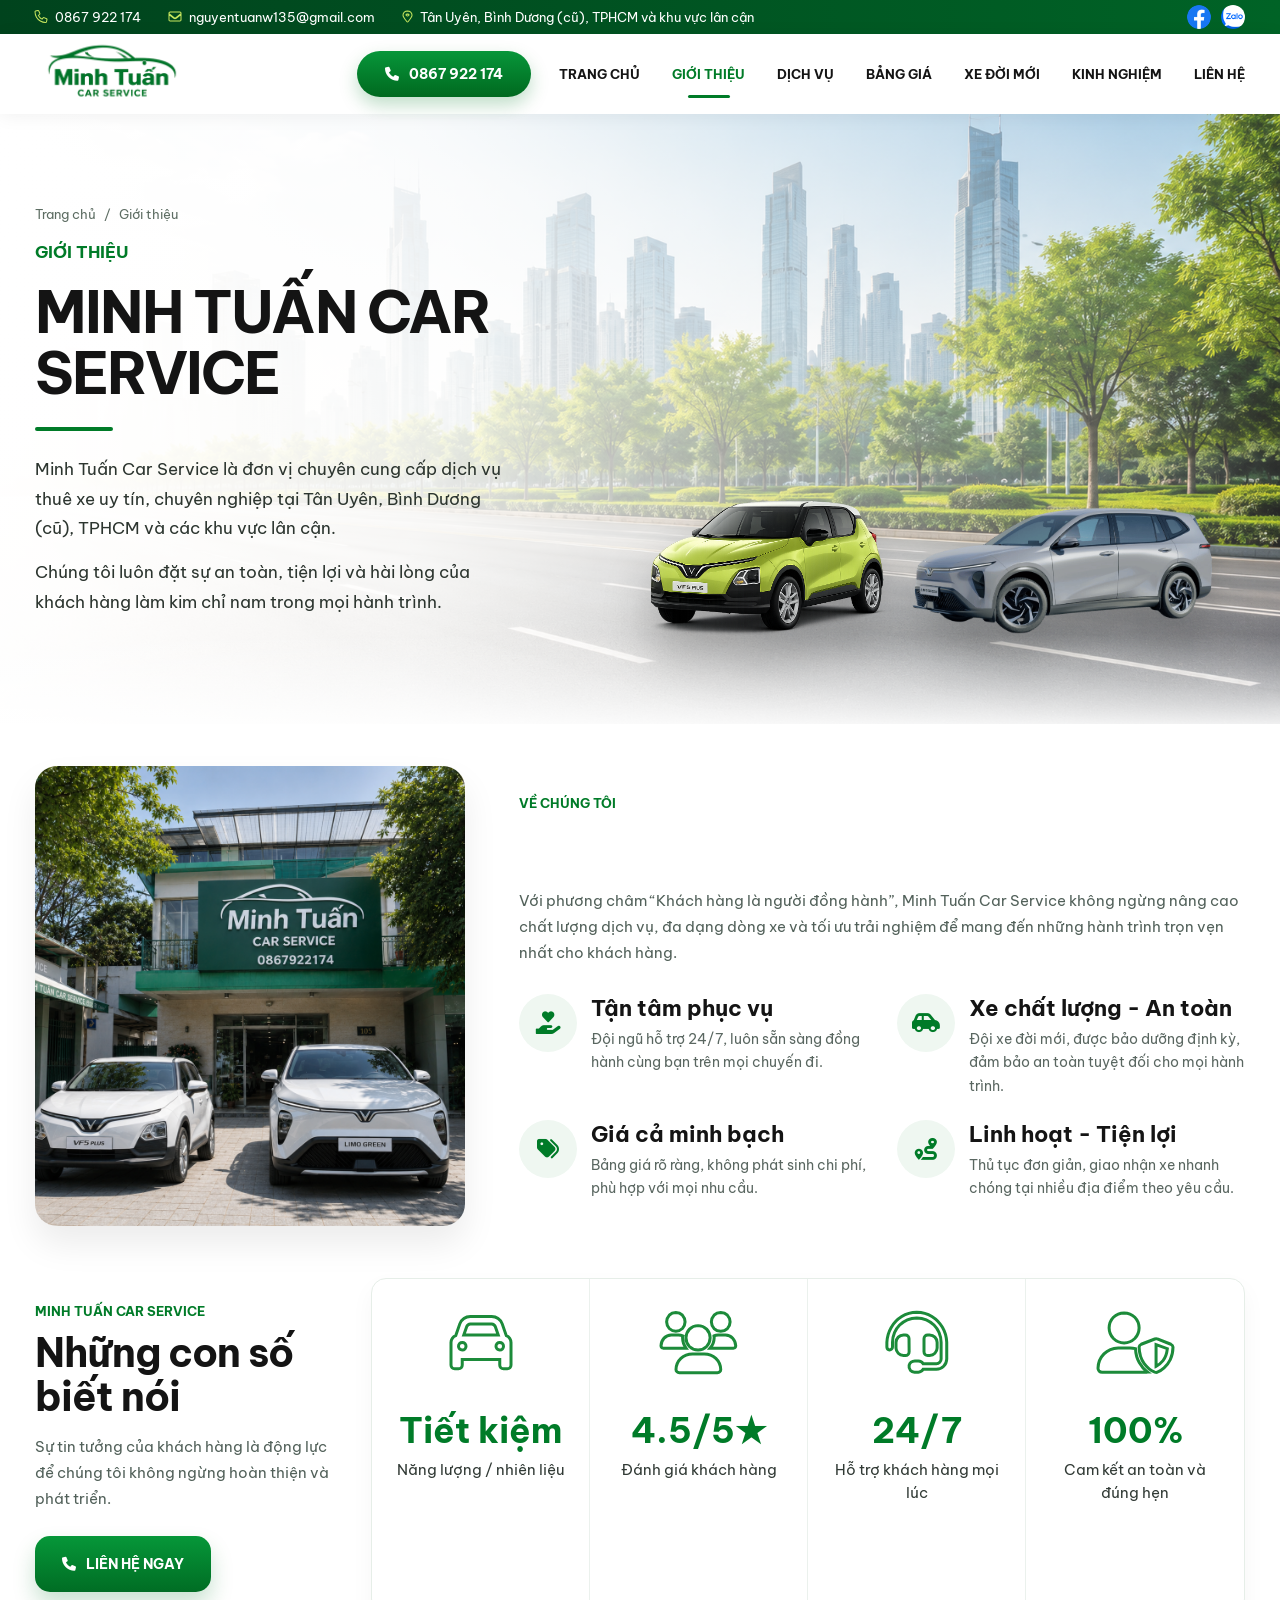
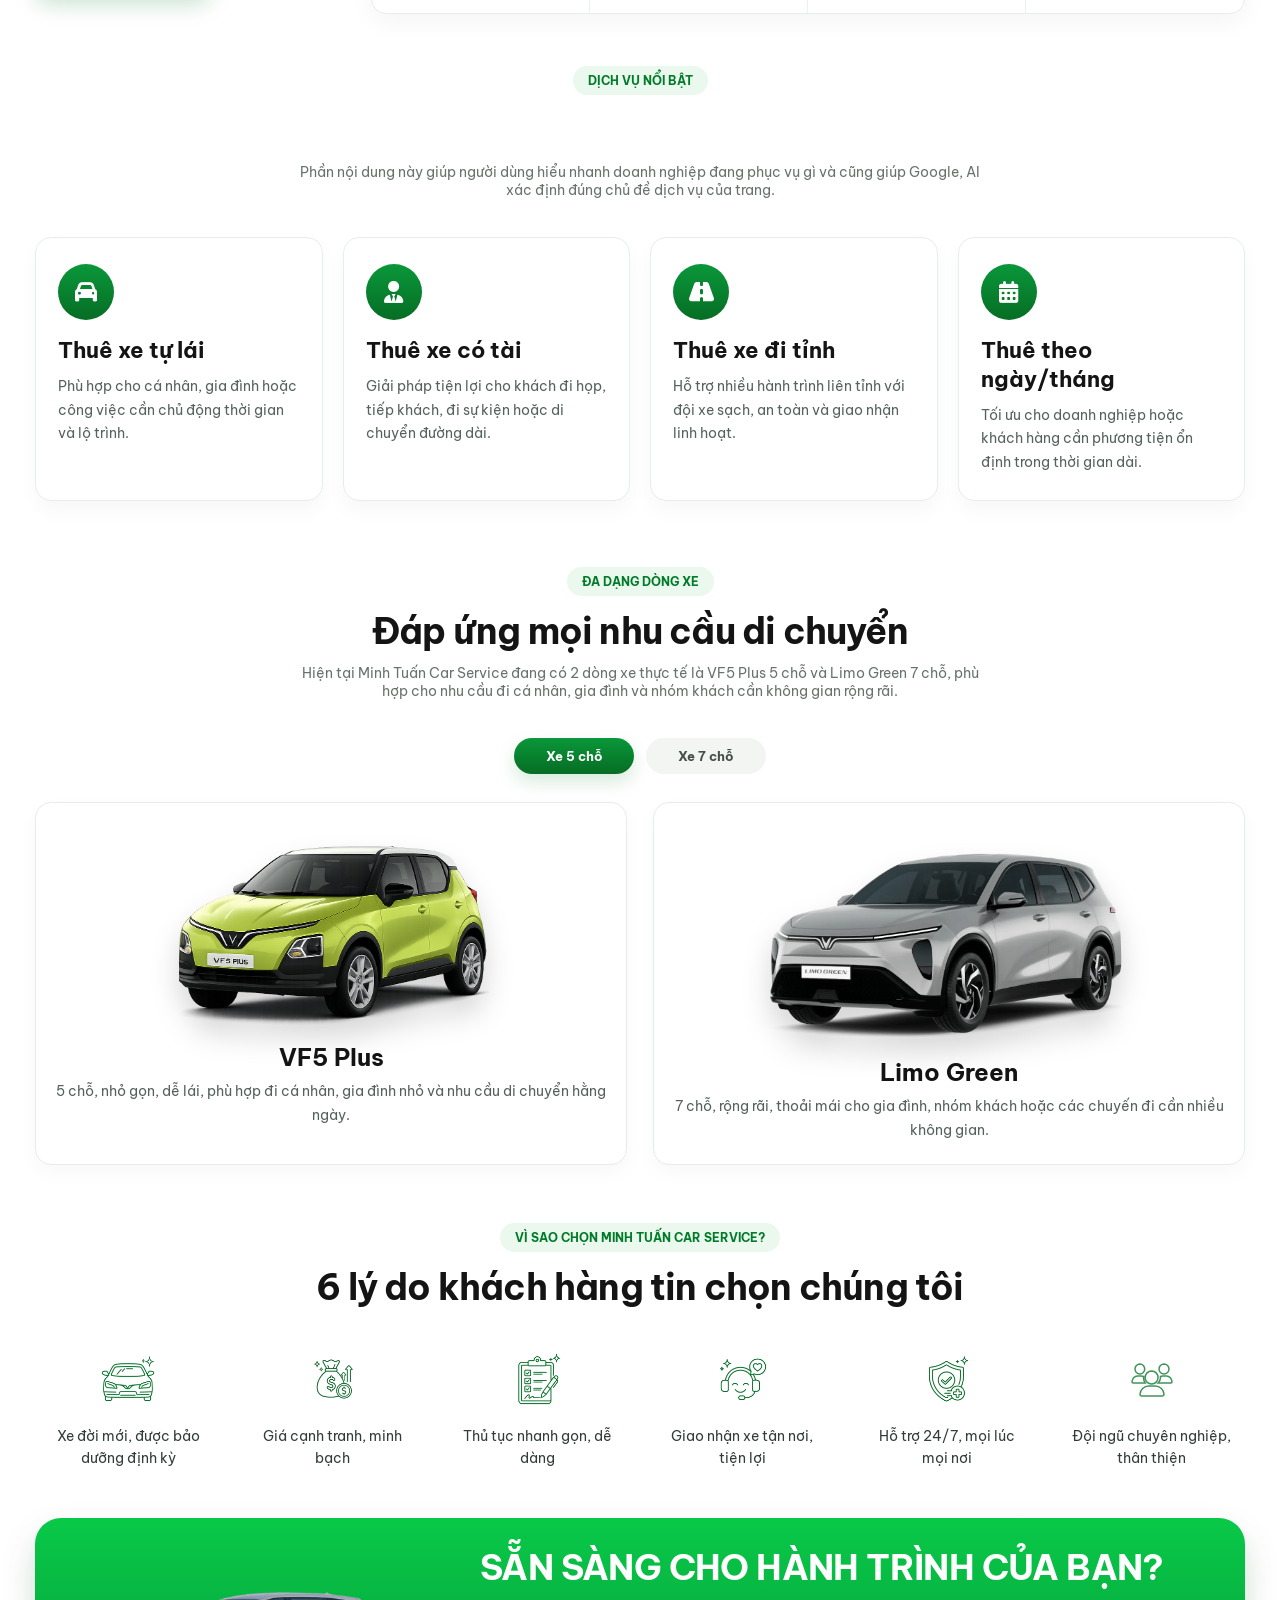
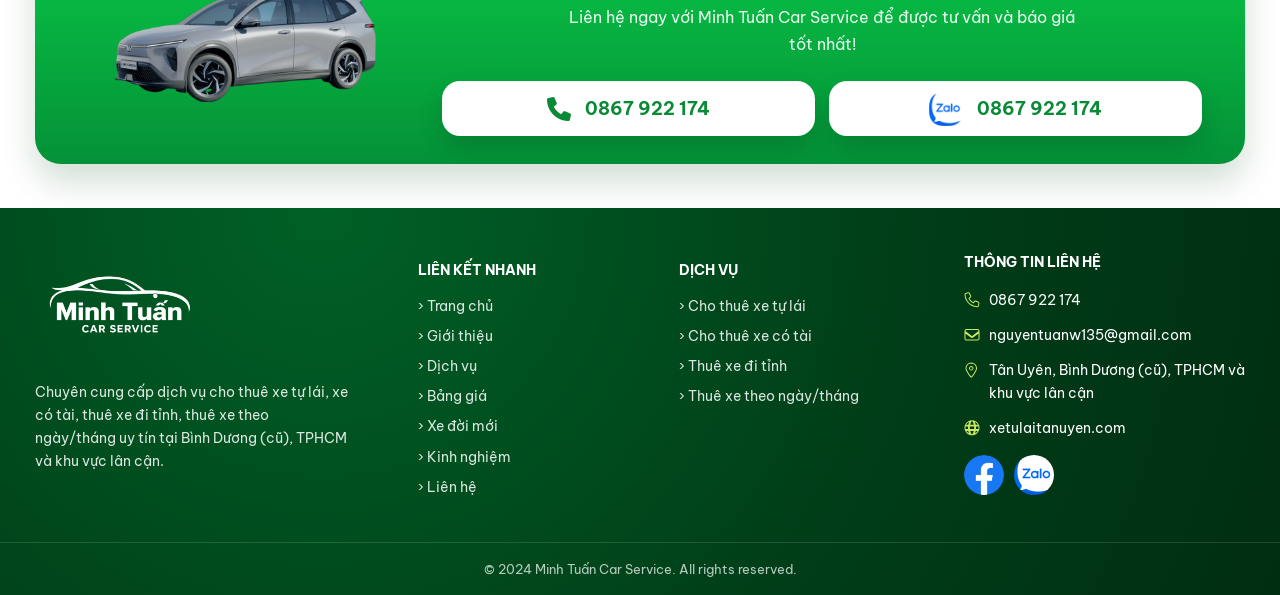
<file: gioi-thieu.html>
<!DOCTYPE html>
<html lang="vi">
<head>
  <meta charset="UTF-8" />
  <meta name="viewport" content="width=device-width, initial-scale=1.0" />
  <title>Giới thiệu Minh Tuấn Car Service | Thuê xe tự lái Tân Uyên, Bình Dương</title>
  <meta name="description" content="Giới thiệu Minh Tuấn Car Service - dịch vụ thuê xe tự lái, xe có tài, xe đi tỉnh tại Tân Uyên, Bình Dương (cũ), TPHCM với 2 dòng xe hiện có: VF5 Plus 5 chỗ và Limo Green 7 chỗ." />
  <meta name="robots" content="index,follow,max-image-preview:large,max-snippet:-1,max-video-preview:-1" />
  <meta name="author" content="Minh Tuấn Car Service" />
  <link rel="canonical" href="https://xetulaitanuyen.com/gioi-thieu.html" />
  <meta property="og:locale" content="vi_VN" />
  <meta property="og:type" content="article" />
  <meta property="og:title" content="Giới thiệu Minh Tuấn Car Service | Thuê xe tự lái Tân Uyên" />
  <meta property="og:description" content="Trang giới thiệu đồng bộ nhận diện thương hiệu, tối ưu SEO Google và AI với đội xe thực tế gồm VF5 Plus 5 chỗ và Limo Green 7 chỗ." />
  <meta property="og:url" content="https://xetulaitanuyen.com/gioi-thieu.html" />
  <meta property="og:site_name" content="Minh Tuấn Car Service" />
  <meta property="og:image" content="https://xetulaitanuyen.com/assets/reference.jpg" />
  <meta property="og:image:alt" content="Minh Tuấn Car Service tại Tân Uyên Bình Dương" />
  <meta name="twitter:card" content="summary_large_image" />
  <meta name="twitter:title" content="Giới thiệu Minh Tuấn Car Service" />
  <meta name="twitter:description" content="Dịch vụ thuê xe tại Tân Uyên, Bình Dương với trang giới thiệu chuẩn SEO, dễ hiểu và đồng bộ giao diện hiện có." />
  <meta name="twitter:image" content="https://xetulaitanuyen.com/assets/reference.jpg" />
  <link rel="preconnect" href="https://fonts.googleapis.com">
  <link rel="preconnect" href="https://fonts.gstatic.com" crossorigin>
  <link href="https://fonts.googleapis.com/css2?family=Be+Vietnam+Pro:wght@400;500;600;700;800;900&display=swap" rel="stylesheet">
  <link rel="stylesheet" href="./style.css?v=scroll-reveal-12" />
  <link rel="stylesheet" href="./about.css?v=scroll-reveal-12" />
  <link rel="stylesheet" href="https://cdnjs.cloudflare.com/ajax/libs/font-awesome/6.0.0/css/all.min.css" />
  <link rel="icon" href="./assets/fav.png" type="image/x-icon">
  <script src="./site.js?v=scroll-reveal-12" defer></script>
  <script type="application/ld+json">
    {
      "@context": "https://schema.org",
      "@graph": [
        {
          "@type": "WebSite",
          "@id": "https://xetulaitanuyen.com/#website",
          "url": "https://xetulaitanuyen.com/",
          "name": "Minh Tuấn Car Service",
          "inLanguage": "vi"
        },
        {
          "@type": "AboutPage",
          "@id": "https://xetulaitanuyen.com/gioi-thieu.html#webpage",
          "url": "https://xetulaitanuyen.com/gioi-thieu.html",
          "name": "Giới thiệu Minh Tuấn Car Service",
          "isPartOf": {
            "@id": "https://xetulaitanuyen.com/#website"
          },
          "about": {
            "@id": "https://xetulaitanuyen.com/#organization"
          },
          "breadcrumb": {
            "@id": "https://xetulaitanuyen.com/gioi-thieu.html#breadcrumb"
          },
          "inLanguage": "vi"
        },
        {
          "@type": "BreadcrumbList",
          "@id": "https://xetulaitanuyen.com/gioi-thieu.html#breadcrumb",
          "itemListElement": [
            {
              "@type": "ListItem",
              "position": 1,
              "name": "Trang chủ",
              "item": "https://xetulaitanuyen.com/"
            },
            {
              "@type": "ListItem",
              "position": 2,
              "name": "Giới thiệu",
              "item": "https://xetulaitanuyen.com/gioi-thieu.html"
            }
          ]
        },
        {
          "@type": "LocalBusiness",
          "@id": "https://xetulaitanuyen.com/#organization",
          "name": "Minh Tuấn Car Service",
          "url": "https://xetulaitanuyen.com/",
          "logo": "https://xetulaitanuyen.com/assets/logo.png",
          "image": "https://xetulaitanuyen.com/assets/reference.jpg",
          "telephone": "+84-867-922-174",
          "email": "nguyentuanw135@gmail.com",
          "description": "Đơn vị chuyên cho thuê xe tự lái, xe có tài, thuê xe đi tỉnh và thuê xe theo ngày tháng tại Tân Uyên, Bình Dương (cũ), TPHCM và khu vực lân cận với đội xe hiện có gồm VF5 Plus 5 chỗ và Limo Green 7 chỗ.",
          "address": {
            "@type": "PostalAddress",
            "addressLocality": "Tân Uyên",
            "addressRegion": "Bình Dương",
            "addressCountry": "VN"
          },
          "areaServed": [
            "Tân Uyên",
            "Bình Dương",
            "TPHCM"
          ],
          "sameAs": [
            "https://www.facebook.com/",
            "https://zalo.me/0867922174"
          ]
        },
        {
          "@type": "FAQPage",
          "@id": "https://xetulaitanuyen.com/gioi-thieu.html#faq",
          "mainEntity": [
            {
              "@type": "Question",
              "name": "Minh Tuấn Car Service cung cấp những dịch vụ gì?",
              "acceptedAnswer": {
                "@type": "Answer",
                "text": "Minh Tuấn Car Service cung cấp thuê xe tự lái, thuê xe có tài, thuê xe đi tỉnh và thuê xe theo ngày hoặc tháng tại Tân Uyên, Bình Dương và khu vực lân cận với hai mẫu xe hiện có là VF5 Plus 5 chỗ và Limo Green 7 chỗ."
              }
            },
            {
              "@type": "Question",
              "name": "Khu vực hoạt động chính ở đâu?",
              "acceptedAnswer": {
                "@type": "Answer",
                "text": "Doanh nghiệp phục vụ chính tại Tân Uyên, Bình Dương (cũ), TPHCM, Bình Cơ, Hội Nghĩa, Thuận An, Thuận Giao và các khu vực lân cận."
              }
            },
            {
              "@type": "Question",
              "name": "Vì sao cần trang giới thiệu chuẩn SEO?",
              "acceptedAnswer": {
                "@type": "Answer",
                "text": "Trang giới thiệu giúp Google và các công cụ AI hiểu rõ thương hiệu, dịch vụ, khu vực hoạt động, điểm khác biệt và tăng độ tin cậy của website."
              }
            },
            {
              "@type": "Question",
              "name": "Trang này đã tối ưu gì cho SEO và AI?",
              "acceptedAnswer": {
                "@type": "Answer",
                "text": "Trang đã bổ sung heading rõ ràng, nội dung doanh nghiệp, FAQ, liên kết nội bộ, meta Open Graph, canonical và schema LocalBusiness, AboutPage, BreadcrumbList."
              }
            }
          ]
        }
      ]
    }
  </script>
</head>
<body class="about-page">
  <div class="topbar">
    <div class="container topbar-inner">
      <div class="top-left">
        <span class="contact-item"><i class="fa-solid fa-phone"></i><span>0867 922 174</span></span>
        <span class="contact-item"><i class="fa-solid fa-envelope"></i><span>nguyentuanw135@gmail.com</span></span>
        <span class="contact-item"><i class="fa-solid fa-location-dot"></i><span>Tân Uyên, Bình Dương (cũ), TPHCM và khu vực lân cận</span></span>
      </div>
      <div class="socials">
        <a href="https://www.facebook.com/" target="_blank" rel="noopener noreferrer" aria-label="Facebook">
          <img src="assets/icon_fb.png" alt="Facebook">
        </a>
        <a href="https://zalo.me/0867922174" target="_blank" rel="noopener noreferrer" aria-label="Zalo">
          <img src="assets/Icon_of_Zalo.png" alt="Zalo">
        </a>
      </div>
    </div>
  </div>

  <header class="header">
    <div class="container nav-wrap">
      <a href="./index.html" class="logo-link" aria-label="Trang chủ Minh Tuấn Car Service">
        <img src="./assets/logo.png" alt="Minh Tuấn Car Service" class="logo">
      </a>
      <nav class="nav" aria-label="Điều hướng chính">
        <a href="./index.html">TRANG CHỦ</a>
        <a class="active" href="#gioi-thieu" aria-current="page">GIỚI THIỆU</a>
        <a href="#services">DỊCH VỤ</a>
        <a href="#pricing">BẢNG GIÁ</a>
        <a href="#fleet">XE ĐỜI MỚI</a>
        <a href="#faq">KINH NGHIỆM</a>
        <a href="#contact">LIÊN HỆ</a>
      </nav>
      <a class="phone-btn" href="tel:0867922174"><i class="fa-solid fa-phone"></i><span>0867 922 174</span></a>
    </div>
  </header>

  <main>
    <section class="about-hero" id="gioi-thieu">
      <div class="about-hero-bg"></div>
      <div class="container about-hero-inner">
        <div class="about-copy">
          <div class="breadcrumb">
            <a href="./index.html">Trang chủ</a>
            <span>/</span>
            <span>Giới thiệu</span>
          </div>
          <p class="hero-kicker">GIỚI THIỆU</p>
          <h1>MINH TUẤN CAR SERVICE</h1>
          <div class="hero-line"></div>
          <p>Minh Tuấn Car Service là đơn vị chuyên cung cấp dịch vụ thuê xe uy tín, chuyên nghiệp tại Tân Uyên, Bình Dương (cũ), TPHCM và các khu vực lân cận.</p>
          <p>Chúng tôi luôn đặt sự an toàn, tiện lợi và hài lòng của khách hàng làm kim chỉ nam trong mọi hành trình.</p>
        </div>
        <div class="about-cars" aria-hidden="true">
          <img class="car-main" src="./assets/vf5-plus.png" alt="">
          <img class="car-secondary" src="./assets/limo-green-7c-xam2.png" alt="">
        </div>
      </div>
    </section>

    <section class="brand-section">
      <div class="container brand-grid">
        <div class="brand-image">
          <img src="./assets/gioi-thieu-ve-chung-toi.png" alt="Văn phòng và đội xe Minh Tuấn Car Service">
        </div>
        <div class="brand-content">
          <p class="section-mini">VỀ CHÚNG TÔI</p>
          <h2>Uy tín tạo nên thương hiệu</h2>
          <p>Với phương châm “Khách hàng là người đồng hành”, Minh Tuấn Car Service không ngừng nâng cao chất lượng dịch vụ, đa dạng dòng xe và tối ưu trải nghiệm để mang đến những hành trình trọn vẹn nhất cho khách hàng.</p>

          <div class="brand-features">
            <article>
              <div class="icon-badge"><i class="fa-solid fa-hand-holding-heart"></i></div>
              <div>
                <h3>Tận tâm phục vụ</h3>
                <p>Đội ngũ hỗ trợ 24/7, luôn sẵn sàng đồng hành cùng bạn trên mọi chuyến đi.</p>
              </div>
            </article>
            <article>
              <div class="icon-badge"><i class="fa-solid fa-car-side"></i></div>
              <div>
                <h3>Xe chất lượng - An toàn</h3>
                <p>Đội xe đời mới, được bảo dưỡng định kỳ, đảm bảo an toàn tuyệt đối cho mọi hành trình.</p>
              </div>
            </article>
            <article>
              <div class="icon-badge"><i class="fa-solid fa-tags"></i></div>
              <div>
                <h3>Giá cả minh bạch</h3>
                <p>Bảng giá rõ ràng, không phát sinh chi phí, phù hợp với mọi nhu cầu.</p>
              </div>
            </article>
            <article>
              <div class="icon-badge"><i class="fa-solid fa-route"></i></div>
              <div>
                <h3>Linh hoạt - Tiện lợi</h3>
                <p>Thủ tục đơn giản, giao nhận xe nhanh chóng tại nhiều địa điểm theo yêu cầu.</p>
              </div>
            </article>
          </div>
        </div>
      </div>
    </section>

    <section class="numbers-section">
      <div class="container numbers-grid">
        <div class="numbers-intro">
          <p class="section-mini">MINH TUẤN CAR SERVICE</p>
          <h2>Những con số biết nói</h2>
          <p>Sự tin tưởng của khách hàng là động lực để chúng tôi không ngừng hoàn thiện và phát triển.</p>
          <a class="btn primary about-btn" href="tel:0867922174"><i class="fa-solid fa-phone"></i><span>LIÊN HỆ NGAY</span></a>
        </div>
        <div class="numbers-cards">
          <article>
            <i class="fa-solid fa-car"></i>
            <strong>Tiết kiệm</strong>
            <span>Năng lượng / nhiên liệu</span>
          </article>
          <article>
            <i class="fa-solid fa-users"></i>
            <strong>4.5/5★</strong>
            <span>Đánh giá khách hàng</span>
          </article>
          <article>
            <i class="fa-solid fa-headset"></i>
            <strong>24/7</strong>
            <span>Hỗ trợ khách hàng mọi lúc</span>
          </article>
          <article>
           
            <i class="fa-solid fa-user-shield"></i>
            <strong>100%</strong>
            <span>Cam kết an toàn và đúng hẹn</span>
          </article>
        </div>
      </div>
    </section>

    <section class="service-summary" id="services">
      <div class="container">
        <div class="section-title about-title">
          <span>DỊCH VỤ NỔI BẬT</span>
          <h2>Giải pháp thuê xe linh hoạt cho nhiều nhu cầu</h2>
          <p>Phần nội dung này giúp người dùng hiểu nhanh doanh nghiệp đang phục vụ gì và cũng giúp Google, AI xác định đúng chủ đề dịch vụ của trang.</p>
        </div>
        <div class="service-summary-grid">
          <article>
            <i class="fa-solid fa-car"></i>
            <h3>Thuê xe tự lái</h3>
            <p>Phù hợp cho cá nhân, gia đình hoặc công việc cần chủ động thời gian và lộ trình.</p>
          </article>
          <article>
            <i class="fa-solid fa-user-tie"></i>
            <h3>Thuê xe có tài</h3>
            <p>Giải pháp tiện lợi cho khách đi họp, tiếp khách, đi sự kiện hoặc di chuyển đường dài.</p>
          </article>
          <article>
            <i class="fa-solid fa-road"></i>
            <h3>Thuê xe đi tỉnh</h3>
            <p>Hỗ trợ nhiều hành trình liên tỉnh với đội xe sạch, an toàn và giao nhận linh hoạt.</p>
          </article>
          <article>
            <i class="fa-solid fa-calendar-days"></i>
            <h3>Thuê theo ngày/tháng</h3>
            <p>Tối ưu cho doanh nghiệp hoặc khách hàng cần phương tiện ổn định trong thời gian dài.</p>
          </article>
        </div>
      </div>
    </section>

    <section class="fleet-section about-fleet" id="fleet">
      <div class="container">
        <div class="section-title about-title">
          <span>ĐA DẠNG DÒNG XE</span>
          <h2>Đáp ứng mọi nhu cầu di chuyển</h2>
          <p>Hiện tại Minh Tuấn Car Service đang có 2 dòng xe thực tế là VF5 Plus 5 chỗ và Limo Green 7 chỗ, phù hợp cho nhu cầu đi cá nhân, gia đình và nhóm khách cần không gian rộng rãi.</p>
        </div>
        <div class="fleet-tabs" aria-label="Phân loại xe">
          <span class="active">Xe 5 chỗ</span>
          <span>Xe 7 chỗ</span>
        </div>
        <div class="fleet-cards">
          <article class="fleet-card-item vf5-card">
            <img src="./assets/vf5-plus.png" alt="VF5 Plus 5 chỗ cho thuê">
            <h3>VF5 Plus</h3>
            <p>5 chỗ, nhỏ gọn, dễ lái, phù hợp đi cá nhân, gia đình nhỏ và nhu cầu di chuyển hằng ngày.</p>
          </article>
          <article class="fleet-card-item limo-card">
            <img src="./assets/limo-green-7c-xam.png" alt="Limo Green 7 chỗ cho thuê">
            <h3>Limo Green</h3>
            <p>7 chỗ, rộng rãi, thoải mái cho gia đình, nhóm khách hoặc các chuyến đi cần nhiều không gian.</p>
          </article>
        </div>
      </div>
    </section>

    <section class="reasons-section" id="reasons">
      <div class="container">
        <div class="section-title about-title reasons-title">
          <span>VÌ SAO CHỌN MINH TUẤN CAR SERVICE?</span>
          <h2>6 lý do khách hàng tin chọn chúng tôi</h2>
        </div>
        <div class="reasons-grid">
          <article>
            <img src="./assets/xe.png" alt="Xe đời mới">
            <p>Xe đời mới, được bảo dưỡng định kỳ</p>
          </article>
          <article>
            <img src="./assets/gia_ca_canh_tranh.png" alt="Giá cạnh tranh">
            <p>Giá cạnh tranh, minh bạch</p>
          </article>
          <article>
            <img src="./assets/thu_tuc_don_gian.png" alt="Thủ tục nhanh gọn">
            <p>Thủ tục nhanh gọn, dễ dàng</p>
          </article>
          <article>
            <img src="./assets/ho_tro_tan_tam.png" alt="Giao nhận xe tận nơi">
            <p>Giao nhận xe tận nơi, tiện lợi</p>
          </article>
          <article>
            <img src="./assets/an_toan.png" alt="Hỗ trợ 24/7">
            <p>Hỗ trợ 24/7, mọi lúc mọi nơi</p>
          </article>
          <article>
            <div class="reason-avatar"><i class="fa-solid fa-users"></i></div>
            <p>Đội ngũ chuyên nghiệp, thân thiện</p>
          </article>
        </div>
      </div>
    </section>

    <!-- <section class="pricing-highlight" id="pricing">
      <div class="container pricing-box">
        <div>
          <p class="section-mini light">CHUẨN SEO VÀ AI</p>
          <h2>Trang giới thiệu được viết để tăng độ hiểu và độ tin cậy</h2>
          <p>Nội dung trang tập trung vào doanh nghiệp, khu vực phục vụ, loại dịch vụ, điểm khác biệt, câu hỏi thường gặp và lời kêu gọi hành động rõ ràng. Đây là những yếu tố giúp Google hiểu ngữ cảnh tốt hơn và cũng hỗ trợ các công cụ AI tổng hợp thông tin chính xác hơn.</p>
        </div>
        <div class="pricing-points">
          <article>
            <strong>01</strong>
            <span>Heading rõ ràng, từ khóa địa phương tự nhiên.</span>
          </article>
          <article>
            <strong>02</strong>
            <span>Schema `AboutPage`, `LocalBusiness`, `FAQPage`, `BreadcrumbList`.</span>
          </article>
          <article>
            <strong>03</strong>
            <span>Nội dung hữu ích cho người dùng trước khi liên hệ đặt xe.</span>
          </article>
        </div>
      </div>
    </section> -->

    <!-- <section class="faq-section" id="faq">
      <div class="container">
        <div class="section-title about-title">
          <span>HỎI ĐÁP THƯỜNG GẶP</span>
          <h2>Thông tin hữu ích cho khách hàng và công cụ tìm kiếm</h2>
          <p>FAQ giúp người dùng hiểu nhanh dịch vụ, đồng thời tăng chiều sâu nội dung cho trang giới thiệu.</p>
        </div>
        <div class="faq-grid">
          <article>
            <h3>Minh Tuấn Car Service cung cấp những dịch vụ nào?</h3>
            <p>Chúng tôi chuyên cho thuê xe tự lái, xe có tài, xe đi tỉnh và xe theo ngày hoặc tháng tại Tân Uyên, Bình Dương (cũ), TPHCM.</p>
          </article>
          <article>
            <h3>Trang giới thiệu chuẩn SEO cần có gì?</h3>
            <p>Cần có nội dung rõ về doanh nghiệp, khu vực phục vụ, cấu trúc heading hợp lý, FAQ, schema và CTA rõ ràng.</p>
          </article>
          <article>
            <h3>Trang này hỗ trợ Google và AI như thế nào?</h3>
            <p>Trang giúp hệ thống hiểu thương hiệu, thực thể doanh nghiệp, dịch vụ cốt lõi và địa phương hoạt động thay vì chỉ nhìn giao diện.</p>
          </article>
          <article>
            <h3>Làm sao để liên hệ nhanh nhất?</h3>
            <p>Bạn có thể gọi trực tiếp số 0867 922 174 hoặc nhắn Zalo để được tư vấn nhanh về dòng xe, giá và thời gian giao nhận.</p>
          </article>
        </div>
      </div>
    </section> -->

    <section class="cta" id="contact">
      <div class="container">
        <div class="cta-box">
          <img src="./assets/limo-green-7c-xam2.png" alt="Limo Green 7 chỗ">
          <div class="cta-copy">
            <h2>Sẵn sàng cho hành trình của bạn?</h2>
            <p>Liên hệ ngay với Minh Tuấn Car Service để được tư vấn và báo giá tốt nhất!</p>
            <div class="cta-actions">
              <a href="tel:0867922174"><i class="fa-solid fa-phone"></i> <span>0867 922 174</span></a>
              <a href="https://zalo.me/0867922174" target="_blank" rel="noopener noreferrer"><img src="assets/Icon_of_Zalo.png" alt="Zalo"><span>0867 922 174</span></a>
            </div>
          </div>
        </div>
      </div>
    </section>
  </main>

  <footer class="footer">
    <div class="container footer-grid">
      <div class="footer-brand">
        <img src="./assets/logo.png" alt="Minh Tuấn Car Service">
        <p>Chuyên cung cấp dịch vụ cho thuê xe tự lái, xe có tài, thuê xe đi tỉnh, thuê xe theo ngày/tháng uy tín tại Bình Dương (cũ), TPHCM và khu vực lân cận.</p>
      </div>
      <div>
        <h4>LIÊN KẾT NHANH</h4>
        <a href="./index.html">› Trang chủ</a>
        <a href="./gioi-thieu.html">› Giới thiệu</a>
        <a href="#services">› Dịch vụ</a>
        <a href="#pricing">› Bảng giá</a>
        <a href="#fleet">› Xe đời mới</a>
        <a href="#faq">› Kinh nghiệm</a>
        <a href="#contact">› Liên hệ</a>
      </div>
      <div>
        <h4>DỊCH VỤ</h4>
        <a href="#services">› Cho thuê xe tự lái</a>
        <a href="#services">› Cho thuê xe có tài</a>
        <a href="#services">› Thuê xe đi tỉnh</a>
        <a href="#services">› Thuê xe theo ngày/tháng</a>
      </div>
      <div class="footer-lh">
        <h4>THÔNG TIN LIÊN HỆ</h4>
        <p><i class="fa-solid fa-phone"></i> <span>0867 922 174</span></p>
        <p><i class="fa-solid fa-envelope"></i> <span>nguyentuanw135@gmail.com</span></p>
        <p><i class="fa-solid fa-map-marker-alt"></i> <span>Tân Uyên, Bình Dương (cũ), TPHCM và khu vực lân cận</span></p>
        <p><i class="fas fa-globe"></i> <span>xetulaitanuyen.com</span></p>
        <div class="footer-social">
          <a href="https://www.facebook.com/" target="_blank" rel="noopener noreferrer" aria-label="Facebook">
            <img src="assets/icon_fb.png" alt="Facebook">
          </a>
          <a href="https://zalo.me/0867922174" target="_blank" rel="noopener noreferrer" aria-label="Zalo">
            <img src="assets/Icon_of_Zalo.png" alt="Zalo">
          </a>
        </div>
      </div>
    </div>
    <div class="copyright">© 2024 Minh Tuấn Car Service. All rights reserved.</div>
  </footer>

  <a href="#gioi-thieu" class="to-top" aria-label="Lên đầu trang"><i class="fa-solid fa-chevron-up"></i></a>
</body>
</html>
</file>
<file: style.css>
:root{
  --green:#007b28;
  --green-2:#00993d;
  --dark:#00451f;
  --dark-2:#003817;
  --lime:#c6e46b;
  --text:#141414;
  --muted:#68736c;
  --line:#e6eee8;
  --shadow:0 16px 38px rgba(0,0,0,.10);
  --reveal-distance:24px;
  --reveal-duration:620ms;
  --reveal-ease:cubic-bezier(0.22, 1, 0.36, 1);
  --drive-duration:1.28s;
  --drive-settle-duration:.54s;
  --drive-ease:cubic-bezier(0.18, 0.88, 0.22, 1);
  --drive-overshoot:-18px;
  --drive-rebound:8px;
}
*{box-sizing:border-box}
*::before,
*::after{box-sizing:border-box}
html{scroll-behavior:auto}
body{
  margin:0;
  font-family:"Be Vietnam Pro",Arial,sans-serif;
  color:var(--text);
  background:#fff;
}
a{text-decoration:none;color:inherit}
a:focus-visible,
button:focus-visible,
input:focus-visible,
select:focus-visible,
textarea:focus-visible{
  outline:3px solid rgba(0,123,40,.22);
  outline-offset:2px;
}
img,
svg,
video{
  max-width:100%;
  display:block;
}
img{
  height:auto;
  user-select:none;
  -webkit-user-select:none;
  -moz-user-select:none;
  -ms-user-select:none;
  -webkit-user-drag:none;
  -webkit-touch-callout:none;
}

button,
.nav,
.nav a,
.phone-btn,
.btn,
.pill,
.socials,
.socials a,
.footer-social,
.footer-social a,
.cta-actions a,
.feature-item,
.chips b,
.stats div,
.commit-grid article,
.fleet-tabs span,
.numbers-cards article,
.to-top,
.icon-badge,
.circle-icon,
.commit-icon,
.reason-avatar{
  user-select:none;
  -webkit-user-select:none;
  -moz-user-select:none;
  -ms-user-select:none;
}
.container{
  width:min(1210px, calc(100% - 64px));
  margin:0 auto;
}

/* topbar */
.topbar{
  height:34px;
  background:linear-gradient(90deg,#00431d,#006326);
  color:#fff;
  font-size:13px;
}
.topbar-inner{
  height:34px;
  display:flex;
  align-items:center;
  justify-content:space-between;
}
.top-left{
  display:flex;
  gap:28px;
  align-items:center;
  white-space:nowrap;
}
.contact-item{
  display:inline-flex;
  align-items:center;
  gap:8px;
}
.contact-item span,
.footer-lh p span{
  overflow-wrap:anywhere;
}
.contact-item i{
  color:#c8e85f;
  font-size:12px;
    -webkit-text-fill-color: transparent;
  -webkit-text-stroke: 1px #c8e85f;
}
.socials{
  display:flex;
  gap:10px;
}
.socials a{
  width:24px;
  height:24px;
  border-radius:50%;
  display:flex;
  align-items:center;
  justify-content:center;
  overflow:hidden;
}
.socials a img{
  width:100%;
  height:100%;
  object-fit:contain;
  display:block;
}

/* header */
.header{
  height:80px;
  background:#fff;
  box-shadow:0 2px 18px rgba(0,0,0,.06);
  position:sticky;
  top:0;
  z-index:50;
}
.nav-wrap{
  height:80px;
  display:flex;
  align-items:center;
  justify-content:space-between;
  gap:28px;
  position:relative;
}
.logo{
  width:auto;
  max-width:165px;
  height:100px;
  object-fit:contain;
}
.header-actions{
  display:flex;
  align-items:center;
  gap:14px;
  margin-left:auto;
}
.nav{
  display:flex;
  align-items:center;
  gap:32px;
  font-size:13px;
  font-weight:700;
}
.nav a{
  position:relative;
  padding:30px 0;
}
.nav a.active,
.nav a:hover{color:var(--green)}
.nav a.active:after{
  content:"";
  position:absolute;
  left:50%;
  transform:translateX(-50%);
  bottom:14px;
  width:50px;height:3px;
  background:var(--green);
  border-radius:15px;
}
.phone-btn{
  display:inline-flex;
  align-items:center;
  justify-content:center;
  gap:10px;
  background:linear-gradient(180deg,#07963a,#00691f);
  color:#fff;
  font-size:14px;
  font-weight:700;
  padding:14px 28px;
  border-radius:999px;
  box-shadow:0 8px 18px rgba(0,123,40,.25);
  white-space:nowrap;
}
.phone-btn i{
  font-size:14px;
}
.menu-toggle{
  display:none;
  width:48px;
  height:48px;
  padding:0;
  border:1px solid #dce7df;
  border-radius:15px;
  background:#fff;
  color:var(--green);
  align-items:center;
  justify-content:center;
  flex-direction:column;
  gap:5px;
  cursor:pointer;
  box-shadow:0 8px 18px rgba(0,0,0,.06);
}
.menu-toggle span{
  width:18px;
  height:2px;
  border-radius:999px;
  background:currentColor;
  transition:transform .24s ease, opacity .24s ease;
}

/* hero */
.hero{
  position:relative;
  min-height:650px;
  overflow:hidden;
}
.hero-bg{
  position:absolute;
  inset:0;
  background:
    linear-gradient(90deg,rgba(255,255,255,.97) 0%,rgba(255,255,255,.88) 15%,rgba(255,255,255,.18) 34%,rgba(255,255,255,.18) 62%,rgba(255,255,255,0) 100%),
    url("./assets/city-bg.png") center/cover no-repeat;
}
.hero:after{
  content:"";
  position:absolute;
  inset:auto 0 0 0;
  height:120px;
  background:linear-gradient(180deg,rgba(255,255,255,0),rgba(255,255,255,.35));
  pointer-events:none;
}
.hero-angle{
  position:absolute;
  right:-90px;top:0;
  width:390px;height:650px;
  background:linear-gradient(160deg,#0c772e,#136428);
  clip-path:polygon(36% 0,100% 0,100% 100%,0 100%);
  opacity:.90;
}
.hero-inner{
  position:relative;
  z-index:2;
  min-height:650px;
  display:flex;
  align-items:center;
}
.hero-content{
  width:45%;
  padding-top:12px;
}
.pill{
  display:inline-flex;
  align-items:center;
  color:#fff;
  background:linear-gradient(180deg,#058d34,#006b23);
  border-radius:999px;
  padding:10px 18px;
  font-size:14px;
  font-weight:700;
  margin-bottom:22px;
  box-shadow:0 5px 14px rgba(0,100,35,.22);
}
.hero h1{
  margin:0;
  line-height:.98;
  font-size:74px;
  letter-spacing:-2.6px;
  font-weight:700;
}
.hero h1 span{
  display:block;
  color:var(--green);
}
.hero-desc{
  max-width: 520px;
    color: #000000;
    font-size: 17px;
    line-height: 1.65;
    margin: 24px 0 28px;
    background: #ffffff78;
    border-radius: 15px;
}
.features{
    display: grid;
    grid-template-columns: repeat(4, 1fr);
    max-width: 540px;
    gap: 0;
    margin: 0 0 34px;
    background: #ffffffa3;
    padding: 10px;
    border-radius: 15px;
}
.feature-item{
  text-align:center;
  padding:0 14px;
  border-right:1px solid rgba(0,85,28,.18);
}
.feature-item:last-child{border-right:none}
.feature-icon{
  font-size:28px;
  color:var(--green);
  margin-bottom:8px;
}
.feature-icon i{
  display:block;
  -webkit-text-fill-color: currentColor;
  -webkit-text-stroke: 0 transparent;
}
.feature-item b{
  display:block;
  font-size:13px;
  line-height:1.35;
}
.feature-item span{
  display:block;
  font-weight:700;
  font-size:13px;
  line-height:1.35;
}
.hero-actions{
  display:flex;
  gap:20px;
}
.btn{
  height:56px;
  min-width:170px;
  display:inline-flex;
  align-items:center;
  justify-content:center;
  gap:10px;
  border-radius:15px;
  font-size:14px;
  font-weight:700;
}
.btn.primary{
  color:#fff;
  background:linear-gradient(180deg,#069739,#006d24);
  box-shadow:0 12px 22px rgba(0,123,40,.22);
}
.btn.outline{
  color:#0a6f2d;
  background:#fff;
  border:2px solid #0a7c31;
}
.hero-car-wrap{
  position:absolute;
  right:-28px;
  bottom:52px;
  width:60%;
  display:flex;
  justify-content:flex-end;
  pointer-events:none;
}
.hero-car{
  width:780px;
  transform:translateX(15px);
  filter:drop-shadow(0 34px 30px rgba(0,0,0,.33));
}
.hero-car-wrap::after{
  content:"";
  position:absolute;
  left:12%;
  right:10%;
  bottom:10px;
  height:34px;
  border-radius:50%;
  background:radial-gradient(circle,rgba(0,0,0,.24) 0%,rgba(0,0,0,.18) 34%,rgba(0,0,0,0) 74%);
  opacity:0;
  transform:translate3d(100px,0,0) scale(.7);
  filter:blur(10px);
}

/* search */
.search-section{
  position:relative;
  z-index:5;
  margin-top:-20px;
  padding-bottom:70px;
}
.search-box{
  background:#fff;
  border:1px solid var(--line);
  border-radius:22px;
  padding:26px 32px 32px;
  box-shadow:var(--shadow);
}
.search-heading h2{
  margin:0 0 6px;
  color:var(--green);
  font-size:20px;
}
.search-heading p{
  margin:0 0 24px;
  color:var(--muted);
  font-size:13px;
}
.search-grid{
  display:grid;
  grid-template-columns:1.1fr 1fr 1fr 1.1fr 1fr;
  gap:24px;
  align-items:end;
}
.search-grid label span{
  display:block;
  font-size:13px;
  font-weight:700;
  margin-bottom:9px;
}
.search-grid input,
.search-grid select{
  width:100%;
  height:54px;
  border:1px solid #dfe8e2;
  border-radius:15px;
  padding:0 16px;
  color:#59635d;
  background:#fff;
  outline:none;
  font-family:inherit;
}
.search-grid button:not(.send-btn){
  height:54px;
  border:0;border-radius:15px;
  background:linear-gradient(180deg,#07953a,#006f25);
  color:#fff;
  font-weight:700;
  font-family:inherit;
  cursor:pointer;
  display:inline-flex;
  align-items:center;
  justify-content:center;
  gap:10px;
}

/* section titles */
.section-title{
  text-align:center;
  margin-bottom:38px;
}
.section-title span{
  display:inline-block;
  color:var(--green);
  background:#eaf8ee;
  padding:7px 15px;
  border-radius:999px;
  font-size:12px;
  font-weight:700;
}
.section-title h2{
  margin:14px 0 10px;
  font-size:36px;
  letter-spacing:-.8px;
}
.section-title p{
  color:var(--muted);
  margin:0;
  font-size:14px;
}

/* services */
.services{
  padding:0 0 38px;
}
.service-grid{
  display:grid;
  grid-template-columns:repeat(4,1fr);
  gap:24px;
}
.service-card{
  min-height:400px;
  background:#fff;
  border:1px solid #e3ebe5;
  border-radius:15px;
  padding:28px 24px 16px;
  box-shadow:0 9px 24px rgba(0,0,0,.035);
  overflow:hidden;
  position:relative;
}
.circle-icon{
  width: 45px !important;height: 45px !important;border-radius: 15px !important;
  display:grid;place-items:center;
  color:#fff;
  background:linear-gradient(180deg,#058f35,#006d24);
  font-size:22px;
  margin-bottom:22px;
}
.circle-icon i{
  display:block;
}
.service-card h3{
  margin:0 0 14px;
  font-size:20px;
}
.service-card p{
  color:#606d65;
  line-height:1.62;
  font-size:14px;
  margin:0 0 16px;
}
.service-card a{
  color:var(--green);
  font-size:13px;
  font-weight:700;
}
.service-card img{
  position:absolute;
  left:22px;
  right:22px;
  bottom:15px;
  width:calc(100% - 44px);
  height:120px;
  object-fit:contain;
  filter:drop-shadow(0 15px 12px rgba(0,0,0,.22));
}
.service-card.card-vf5 img{
  filter:drop-shadow(0 15px 12px rgba(0,0,0,.22));
}
.service-card.card-limo img{
  height:132px;
  filter:drop-shadow(0 15px 12px rgba(0,0,0,.18));
}
.service-card.card-vf5-red img{
  height:128px;
  filter:drop-shadow(0 15px 12px rgba(0,0,0,.18));
}

/* area */
.area{
  padding:0 0 64px;
}
.area-box{
  background:radial-gradient(circle at 55% 0%,#006a28,#003d1a 64%);
  color:#fff;
  border-radius:15px;
  padding:36px 36px 44px;
  text-align:center;
  box-shadow:0 15px 28px rgba(0,67,31,.18);
}
.area-box > span{
  color:#b7e86f;
  font-weight:700;
  font-size:12px;
}
.area-box h2{
  margin:10px 0 10px;
  font-size:30px;
}
.area-box > p{
  margin:0 0 27px;
  opacity:.82;
  font-size:14px;
}
.chips{
  display:flex;
  justify-content:center;
  gap:12px;
  flex-wrap:wrap;
  padding-bottom:26px;
  border-bottom:1px solid rgba(255,255,255,.22);
}
.chips b{
  display:inline-flex;
  align-items:center;
  gap:8px;
  border:1px solid rgba(201,234,139,.55);
  color:#fff;
  border-radius:15px;
  padding:10px 16px;
  font-size:13px;
  font-weight:700;
}
.chips b i{
  color:#d7f47c;
    -webkit-text-fill-color: transparent;
  -webkit-text-stroke: 1px #c8e85f;
}
.stats{
  margin-top:32px;
  display:grid;
  grid-template-columns:repeat(4,1fr);
}
.stats div{
  display:grid;
  grid-template-columns:auto 1fr;
  column-gap:18px;
  text-align:left;
  justify-content:center;
  padding:0 34px;
  border-right:1px solid rgba(255,255,255,.25);
}
.stats div:last-child{border-right:none}
.stats i{
  grid-row:span 2;
  width:44px;
  color:#d7f47c;
  font-size:44px;
  display:flex;
  align-items:center;
  justify-content:center;
  align-self:center;
    -webkit-text-fill-color: transparent;
  -webkit-text-stroke: 1px #c8e85f;
}
.stats strong{
  color:#d7f47c;
  font-size:24px;
  line-height:1.1;
}
.stats p{
  margin:5px 0 0;
  font-size:14px;
  line-height:1.45;
}

/* commit */
.commit{padding:0 0 48px;background:#fff}.commit .section-title{text-align:center;margin-bottom:28px}.commit .section-title span{display:inline-block;margin-bottom:10px;color:#007b28;font-size:12px;font-weight:700;text-transform:uppercase;background:transparent;padding:0}.commit .section-title h2{margin:0;color:#111;font-size:34px;font-weight:700;line-height:1.25;letter-spacing:-.4px}.commit-grid{display:grid;grid-template-columns:repeat(5,1fr);background:#fff;border:1px solid #e7eee9;border-radius:15px;box-shadow:0 10px 26px rgba(0,0,0,.045);overflow:hidden}.commit-grid article{min-height:172px;padding:28px 20px 24px;text-align:center;background:#fff;border-right:1px solid #e7eee9}.commit-grid article:last-child{border-right:none}.commit-icon{width:64px;height:64px;margin:0 auto 16px;display:flex;align-items:center;justify-content:center}.commit-icon img{width:100%;height:100%;object-fit:contain;display:block}.commit-grid h3{margin:0 0 10px;color:#111;font-size:14px !important;font-weight:700;line-height:1.35}.commit-grid p{margin:0 auto;max-width:190px;color:#343f38;font-size:13px;font-weight:500;line-height:1.55}

/* CTA */
.cta{padding:0 0 44px;background:#fff}.cta .container{width:min(1210px,calc(100% - 64px));margin:0 auto}.cta-box{min-height:190px;border-radius:26px;overflow:hidden;background:linear-gradient(180deg,#09c948 0%,#049137 100%);color:#fff;display:grid;grid-template-columns:minmax(0,340px) minmax(0,1fr);align-items:center;gap:24px;padding:28px 42px;box-shadow:0 18px 34px rgba(0,80,30,.18)}.cta-visual{display:flex;align-items:center;justify-content:center}.cta-visual img{width:min(100%,300px);height:auto;object-fit:contain;filter:drop-shadow(0 26px 20px rgba(0,0,0,.34))}.cta-copy{text-align:center}.cta-box h2{margin:0;color:#fff;font-size:35px;font-weight:800;line-height:1.22;letter-spacing:-.6px;text-transform:uppercase}.cta-box p{width:80%;max-width:520px;margin:16px auto 24px;color:rgba(255,255,255,.9);font-size:16px;line-height:1.65}.cta-actions{display:grid;grid-template-columns:repeat(2,minmax(0,1fr));gap:14px;max-width:760px;margin:0 auto}.cta-actions a{min-width:0;min-height:55px;padding:0 24px;border-radius:18px;background:#fff;color:#0a8936;display:inline-flex;align-items:center;justify-content:center;gap:14px;font-size:18px;font-weight:800;text-decoration:none;box-shadow:0 12px 24px rgba(0,0,0,.14);white-space:nowrap}.cta-actions a:hover{box-shadow:0 12px 24px rgba(0,0,0,.14)}.cta-actions a i{color:#0a8936;font-size:24px}.cta-actions a img{width:34px;height:34px;object-fit:contain;display:block}.cta-actions .cta-zalo{color:#1568ea}

/* footer */
.footer{
  background:radial-gradient(circle at 25% 0%,#006126,#003d18 58%,#002e12 100%);
  color:#fff;
}
.footer-grid{
  display:grid;
  grid-template-columns:1.3fr .8fr .9fr 1.15fr;
  gap:65px;
  padding:45px 0 36px;
}
.footer-brand img{
  width:165px;
  filter:brightness(0) invert(1);
  margin-bottom:18px;
}
.footer p,
.footer a{
  display:block;
  color:rgba(255,255,255,.86);
  font-size:14px;
  line-height:1.65;
  margin:0 0 7px;
}
.footer h4{
  margin:8px 0 16px;
  font-size:14px;
}
.footer > .container > div:not(:last-child){
  
}
.footer-social {
  display: flex;
  align-items: center;
  gap: 5px;
  margin-top: 14px;
}

.footer-social a {
  width: 40px;
  height: 40px;
  border-radius: 50%;
  display: flex;
  align-items: center;
  justify-content: center;

  overflow: hidden;
  padding: 5px;
}

.footer-social a img {
  width: 100%;
  height: 100%;
  object-fit: contain;
  display: block;
}

.footer-social img {
  width: 100%;
  height: 100%;
  object-fit: contain;
}
.footer-social span{
  width:34px;height:34px;border-radius:50%;
  display:grid;place-items:center;
  background:#1b74e4;
  color:#fff;
  font-weight:700;
  font-size:13px;
}
.footer-social span:nth-child(2){background:#e9f7ff;color:#138de0;font-size:10px}

.footer-lh h4 {
  margin: 0 0 18px;

  font-weight: 700;
  color: #ffffff;
  text-transform: uppercase;
}

.footer-lh p {
  display: flex;
  align-items: flex-start;
  gap: 9px;
  margin: 0 0 12px;
  color: #ffffff;

}

.footer-lh p i {
  width: 16px;
  min-width: 16px;
  margin-top: 4px;
  color: transparent;
  font-size: 14px;
  text-align: center;

  -webkit-text-fill-color: transparent;
  -webkit-text-stroke: 1px #c8e85f;
}

.footer-lh p span {
  display: inline-block;
  color: #ffffff;
}

.copyright{
  border-top:1px solid rgba(255,255,255,.12);
  text-align:center;
  padding:18px 0;
  color:rgba(255,255,255,.72);
  font-size:13px;
}
.to-top{
  position:fixed;
  right:28px;
  bottom:28px;
  z-index:60;
  width:46px;height:46px;
  display:grid;place-items:center;
  background:#fff;
  color:#004e1e;
  border-radius:50%;
  box-shadow:0 10px 28px rgba(0,0,0,.2);
  font-size:22px;
  font-weight:700;
}
.to-top i{
  font-size:18px;
}

/* Responsive */
@media (max-width:1200px){
  .container,
  .cta .container{
    width:min(100% - 48px, 1210px);
  }

  .topbar{
    height:auto;
  }

  .topbar-inner{
    min-height:34px;
    padding:5px 0;
    align-items:flex-start;
  }

  .top-left{
    flex-wrap:wrap;
    gap:10px 18px;
    white-space:normal;
  }

  .nav{
    gap:22px;
  }

  .hero h1{
    font-size:62px;
  }

  .hero-content{
    width:50%;
  }

  .hero-car-wrap{
    right:-12px;
    width:54%;
  }

  .hero-car{
    width:680px;
  }

  .search-grid{
    grid-template-columns:repeat(2, minmax(0, 1fr));
  }

  .search-grid button:not(.send-btn){
    grid-column:1 / -1;
  }

  .service-grid,
  .footer-grid{
    grid-template-columns:repeat(2, minmax(0, 1fr));
  }

  .cta-box{
    grid-template-columns:360px 1fr;
    padding:20px 36px;
  }

  .cta-visual img{
    width:320px;
  }

  .stats{
    grid-template-columns:repeat(2, minmax(0, 1fr));
    row-gap:26px;
  }

  .stats div{
    padding:0 24px;
  }

  .stats div:nth-child(2){
    border-right:none;
  }
}

@media (max-width:1024px){
  .container,
  .cta .container{
    width:min(100% - 36px, 1210px);
  }

  .header{
    height:auto;
  }

  .nav-wrap{
    height:auto;
    flex-wrap:wrap;
    row-gap:14px;
    padding:14px 0 16px;
  }

  .logo{
    width:150px;
  }

  .nav{
    order:3;
    width:100%;
    gap:18px;
    padding-bottom:4px;
    overflow-x:auto;
    flex-wrap:nowrap;
    justify-content:flex-start;
    scrollbar-width:none;
    -ms-overflow-style:none;
  }

  .nav::-webkit-scrollbar{
    display:none;
  }

  .nav a{
    flex:0 0 auto;
    padding:8px 0 14px;
    white-space:nowrap;
  }

  .nav a:after{
    bottom:0;
  }

  .nav a.active:after,
  .nav a.is-current:after,
  .nav a:hover:after{
    width:36px;
  }

  .phone-btn{
    padding:12px 18px;
    font-size:13px;
  }

  .hero{
    min-height:auto;
    padding:56px 0 36px;
  }

  .hero-inner{
    min-height:auto;
    display:block;
  }

  .hero-content{
    width:100%;
    padding-top:0;
  }

  .hero h1{
    font-size:54px;
  }

  .hero-desc,
  .features{
    max-width:none;
  }

  .hero-angle{
    display:none;
  }

  .hero-car-wrap{
    position:relative;
    right:auto;
    bottom:auto;
    width:100%;
    margin-top:28px;
    justify-content:center;
  }

  .hero-car{
    width:min(100%, 720px);
    transform:none;
  }

  .search-section{
    margin-top:0;
    padding-top:18px;
    padding-bottom:58px;
  }

  .search-box{
    padding:24px;
  }

  .commit-grid{
    grid-template-columns:repeat(2, minmax(0, 1fr));
  }

  .commit-grid article{
    border-right:1px solid #e7eee9;
    border-bottom:1px solid #e7eee9;
  }

  .commit-grid article:nth-child(2n){
    border-right:none;
  }

  .commit-grid article:last-child{
    grid-column:1 / -1;
    border-right:none;
    border-bottom:none;
  }

  .area-box{
    padding:32px 28px 36px;
  }

  .cta-box{
    grid-template-columns:1fr;
    gap:18px;
    padding:30px 28px;
    text-align:center;
  }

  .cta-visual img{
    width:min(100%, 320px);
    margin:0 auto;
  }

  .cta-actions{
    justify-content:center;
    flex-wrap:wrap;
  }

  .footer-grid{
    gap:34px 28px;
    padding:40px 0 32px;
  }
}

@media (max-width:768px){
  .container,
  .cta .container{
    width:min(100% - 28px, 1210px);
  }

  .topbar{
    font-size:12px;
  }
  .commit-grid p {
    font-size: 11px !important;
  }

  .topbar-inner{
    display:flex;
    align-items:center;
    justify-content:space-between;
    gap:12px;
    padding:8px 0;
  }

  .top-left{
    display:flex;
    align-items:center;
    gap:8px;
    min-width:0;
  }

  .top-left .contact-item:nth-child(n + 2){
    display:none;
  }

  .top-left .contact-item:first-child{
    align-items:center;
  }

  .contact-item{
    align-items:center;
  }

  .contact-item span{
    min-width:0;
  }

  .socials{
    flex:0 0 auto;
  }

  .nav-wrap{
    align-items:center;
    gap:12px;
  }

  .nav{
    gap:14px;
  }

  .nav a{
    padding:6px 0 12px;
    font-size:12px;
  }

  .phone-btn{
    width:100%;
    justify-content:center;
  }

  .hero{
    padding:46px 0 34px;
  }

  .pill{
    padding:9px 14px;
    font-size:12px;
  }

  .hero h1{
    font-size:44px;
    letter-spacing:-1.4px;
  }

  .hero-desc{
    margin:20px 0 24px;
    padding:14px 16px;
    font-size:16px;
    line-height:1.6;
  }

  .features{
    grid-template-columns:repeat(2, minmax(0, 1fr));
    gap:12px;
    padding:14px;
    margin-bottom:26px;
  }

  .feature-item{
    padding:0 10px;
    border-right:none;
  }

  .hero-actions{
    gap:14px;
    flex-wrap:wrap;
  }

  .btn{
    flex:1 1 220px;
  }

  .search-box{
    padding:22px 18px;
    border-radius:18px;
  }

  .search-grid,
  .service-grid,
  .commit-grid,
  .footer-grid{
    grid-template-columns:1fr;
  }

  .section-title{
    margin-bottom:30px;
  }

  .section-title h2{
    font-size:30px;
    line-height:1.25;
  }

  .service-card{
    min-height:auto;
    padding:24px 20px 150px;
  }

  .service-card h3{
    font-size:20px;
  }

  .area-box{
    padding:28px 22px 32px;
  }

  .area-box h2{
    font-size:28px;
  }

  .stats{
    grid-template-columns:1fr;
  }

  .stats div{
    border-right:none;
    border-bottom:1px solid rgba(255,255,255,.2);
    padding:0 0 18px;
  }

  .stats div:last-child{
    border-bottom:none;
    padding-bottom:0;
  }

  .commit-grid article{
    min-height:auto;
  }

  .cta-box{
    padding:28px 22px;
  }

  .cta-box h2{
    font-size:30px;
  }

  .cta-actions{
    flex-direction:column;
    gap:12px;
  }

  .cta-actions a{
    width:100%;
    min-width:unset;
  }

  .footer-grid{
    gap:28px;
  }

  .to-top{
    right:18px;
    bottom:18px;
    width:42px;
    height:42px;
  }
}

@media (max-width:480px){
  .container,
  .cta .container{
    width:min(100% - 20px, 1210px);
  }

  .topbar{
    font-size:11px;
  }

  .logo{
    width:136px;
  }

  .phone-btn{
    padding:11px 16px;
  }

  .hero{
    padding:38px 0 28px;
  }

  .hero h1{
    font-size:34px;
    letter-spacing:-1px;
  }

  .hero-desc{
    padding:13px 14px;
    font-size:15px;
  }

  .features{
    gap:10px;
    padding:12px 10px;
  }

  .feature-item{
    padding:0 6px;
  }

  .feature-icon{
    font-size:24px;
  }

  .hero-actions{
    flex-direction:column;
  }

  .btn{
    width:100%;
    min-width:0;
  }

  .search-heading h2{
    font-size:18px;
  }

  .search-grid{
    grid-template-columns:1fr;
    gap:16px;
  }

  .search-grid button:not(.send-btn){
    grid-column:auto;
  }

  .section-title h2{
    font-size:26px;
  }

  .service-card{
    padding:22px 18px 138px;
  }

  .service-card img{
    left:18px;
    right:18px;
    width:calc(100% - 36px);
    height:108px;
  }

  .service-card.card-limo img,
  .service-card.card-vf5-red img{
    height:116px;
  }

  .chips b{
    width:100%;
    justify-content:center;
  }

  .stats strong{
    font-size:22px;
  }

  .stats p{
    font-size:13px;
  }

  .cta-box h2{
    font-size:26px;
  }

  .cta-actions a{
    font-size:15px;
    padding:0 16px;
  }

  .footer p,
  .footer a{
    font-size:13px;
  }

  .to-top{
    right:14px;
    bottom:14px;
    width:40px;
    height:40px;
  }
}

/* footer social final */
.footer-social{display:flex;align-items:center;gap:10px;margin-top:14px}.footer-social a{width:40px;height:40px;border-radius:50%;display:flex;align-items:center;justify-content:center;background:transparent;overflow:hidden;padding:0;text-decoration:none}.footer-social a img{width:40px;height:40px;object-fit:contain;display:block}.footer-social span{display:none!important}
/* Global font weight cap: tối đa 700 */
h1,h2,h3,h4,h5,h6,b,strong,button,.btn,.nav a,.phone-btn,.pill,.search-heading h2,.search-grid label span,.search-grid button,.section-title span,.service-card a,.chips b,.stats strong,.cta-actions a,.footer h4,.footer-lh h4{font-weight:700!important}
/* Static interaction overrides */
body.menu-open{
  overflow:hidden;
}
section[id]{scroll-margin-top:128px}
.header.is-scrolled{
  background:rgba(255,255,255,.92);
  backdrop-filter:blur(14px);
  box-shadow:0 14px 32px rgba(0,0,0,.08);
}
.nav a:after{
  content:"";
  position:absolute;
  left:50%;
  transform:translateX(-50%);
  bottom:22px;
  width:0;
  height:3px;
  background:var(--green);
  border-radius:15px;
  opacity:0;
}
.nav a.active:after,
.nav a.is-current:after,
.nav a:hover:after{
  width:50px;
  opacity:1;
}
.nav a.is-current{color:var(--green)}
.search-grid input:focus,
.search-grid select:focus{
  border-color:rgba(0,123,40,.35);
  box-shadow:0 0 0 4px rgba(0,123,40,.08);
}
.to-top{
  opacity:0;
  visibility:hidden;
}
.to-top.is-visible{
  opacity:1;
  visibility:visible;
}

/* Scroll reveal */
.reveal-item{
  --reveal-delay:0ms;
  --reveal-item-distance:var(--reveal-distance);
}

.reveal-enabled .reveal-item{
  opacity:0;
  transform:translate3d(0,var(--reveal-item-distance),0);
  transition:
    opacity var(--reveal-duration) var(--reveal-ease) var(--reveal-delay),
    transform var(--reveal-duration) var(--reveal-ease) var(--reveal-delay);
  will-change:opacity,transform;
}

.reveal-enabled .reveal-item.reveal-visible{
  opacity:1;
  transform:translate3d(0,0,0);
  will-change:auto;
}

/* Hero drive-in */
.hero-car-wrap.drive-in-ready{
  overflow:visible;
  transform:translate3d(108vw,0,0);
  will-change:transform;
}

.hero-car-wrap.drive-in-ready .hero-car{
  opacity:1;
  transform:translateX(15px) scale(.988);
  filter:drop-shadow(0 24px 22px rgba(0,0,0,.24));
  will-change:transform,filter;
}

.hero-car-wrap.drive-in-ready.drive-in-active{
  animation:heroCarWrapDriveIn var(--drive-duration) var(--drive-ease) forwards;
}

.hero-car-wrap.drive-in-ready.drive-in-active .hero-car{
  animation:heroCarBodySettle var(--drive-settle-duration) var(--drive-ease) calc(var(--drive-duration) - .24s) forwards;
}

.hero-car-wrap.drive-in-ready.drive-in-active::after{
  animation:heroCarShadowIn var(--drive-duration) var(--drive-ease) forwards;
}

@keyframes heroCarWrapDriveIn{
  0%{
    transform:translate3d(108vw,0,0);
  }
  64%{
    transform:translate3d(var(--drive-overshoot),0,0);
  }
  82%{
    transform:translate3d(var(--drive-rebound),0,0);
  }
  100%{
    transform:translate3d(0,0,0);
  }
}

@keyframes heroCarBodySettle{
  0%{
    transform:translateX(15px) scale(.988);
    filter:drop-shadow(0 24px 22px rgba(0,0,0,.24));
  }
  48%{
    transform:translateX(15px) translateY(-3px) scale(1.008);
    filter:drop-shadow(0 34px 30px rgba(0,0,0,.32));
  }
  100%{
    transform:translateX(15px) scale(1);
    filter:drop-shadow(0 34px 30px rgba(0,0,0,.33));
  }
}

@keyframes heroCarShadowIn{
  0%{
    opacity:0;
    transform:translate3d(108vw,0,0) scale(.72);
  }
  62%{
    opacity:.7;
    transform:translate3d(-8px,0,0) scale(1.03);
  }
  100%{
    opacity:.46;
    transform:translate3d(0,0,0) scale(1);
  }
}

@media (max-width:1100px){
  :root{
    --reveal-distance:20px;
    --reveal-duration:560ms;
    --drive-duration:1.08s;
    --drive-settle-duration:.46s;
    --drive-overshoot:-12px;
    --drive-rebound:5px;
  }
}

@media (max-width:760px){
  :root{
    --reveal-distance:16px;
    --reveal-duration:500ms;
    --drive-duration:.92s;
    --drive-settle-duration:.36s;
    --drive-overshoot:-8px;
    --drive-rebound:3px;
  }

  .hero-car-wrap.drive-in-ready .hero-car{
    transform:translateX(0) scale(.982);
  }
}

/* Responsive refresh */
.top-left,
.nav,
.hero-content,
.hero-actions,
.search-grid,
.service-grid,
.service-card,
.chips,
.stats,
.stats div,
.commit-grid,
.commit-grid article,
.cta-box,
.cta-copy,
.cta-actions,
.footer-grid,
.footer-grid > div{
  min-width:0;
}

.service-card,
.commit-grid article,
.cta-actions a,
.footer-lh p,
.chips b{
  overflow-wrap:anywhere;
}

@media (min-width:1024px){
  .menu-toggle{
    display:none !important;
  }
}

@media (max-width:1023px){
  .container,
  .cta .container{
    width:min(100% - 48px, 1210px);
  }

  .topbar{
    height:auto;
  }

  .topbar-inner{
    min-height:34px;
    padding:8px 0;
    align-items:flex-start;
    gap:12px;
  }

  .top-left{
    flex-wrap:wrap;
    gap:10px 18px;
    white-space:normal;
  }

  .header{
    height:auto;
  }

  .nav-wrap{
    min-height:80px;
    height:auto;
    gap:18px;
    padding:16px 0;
    flex-wrap:nowrap;
  }

  .logo{
    width:auto;
    max-width:150px;
    height:52px;
  }

  .header-actions{
    margin-left:auto;
  }

  .phone-btn{
    width:auto;
    flex:0 0 auto;
    min-height:48px;
    padding:12px 18px;
    font-size:13px;
  }

  .menu-toggle{
    display:inline-flex;
    flex:0 0 auto;
  }

  .header .nav{
    position:absolute;
    top:calc(100% + 10px);
    left:0;
    right:0;
    z-index:55;
    display:grid;
    gap:6px;
    padding:14px;
    border:1px solid #e3ebe5;
    border-radius:20px;
    background:rgba(255,255,255,.98);
    box-shadow:0 18px 36px rgba(0,0,0,.12);
    opacity:0;
    visibility:hidden;
    pointer-events:none;
    transform:translateY(-8px);
    transition:opacity .24s ease, transform .24s ease, visibility .24s ease;
  }

  .header.menu-open .nav{
    opacity:1;
    visibility:visible;
    pointer-events:auto;
    transform:translateY(0);
  }

  .header .nav a{
    padding:14px 16px;
    font-size:13px;
    border-radius:15px;
    white-space:normal;
    background:#fff;
    box-shadow:inset 0 0 0 1px #eef3ef;
  }

  .header .nav a:after{
    display:none;
  }

  .header .nav a.active,
  .header .nav a.is-current{
    color:var(--green);
    background:#eef8f1;
    box-shadow:inset 0 0 0 1px rgba(0,123,40,.10);
  }

  .header.menu-open .menu-toggle span:nth-child(1){
    transform:translateY(7px) rotate(45deg);
  }

  .header.menu-open .menu-toggle span:nth-child(2){
    opacity:0;
  }

  .header.menu-open .menu-toggle span:nth-child(3){
    transform:translateY(-7px) rotate(-45deg);
  }

  .hero{
    min-height:auto;
    padding:56px 0 30px;
  }

  .hero-inner{
    min-height:auto;
    display:grid;
    grid-template-columns:minmax(0,1.02fr) minmax(0,.98fr);
    gap:24px;
    align-items:center;
  }

  .hero-content{
    width:auto;
    padding-top:0;
  }

  .pill{
    max-width:100%;
    padding:10px 16px;
    font-size:13px;
    line-height:1.45;
    white-space:normal;
  }

  .hero h1{
    font-size:clamp(3rem, 6vw, 4rem);
    letter-spacing:-1.8px;
  }

  .hero-desc{
    max-width:none;
    margin:22px 0 24px;
    padding:18px 20px;
    font-size:16px;
    line-height:1.7;
  }

  .hero-angle{
    display:none;
  }

  .features{
    max-width:none;
    grid-template-columns:repeat(2, minmax(0, 1fr));
    gap:12px;
    padding:14px;
  }

  .feature-item{
    display:flex;
    flex-direction:column;
    justify-content:flex-start;
    gap:2px;
    min-height:100%;
    padding:12px 10px;
    border-right:none;
    border-radius:15px;
    background:rgba(255,255,255,.78);
  }

  .feature-icon{
    width:48px;
    height:48px;
    margin:0 auto 10px;
    display:grid;
    place-items:center;
    border-radius:15px;
    background:#eef7f0;
    font-size:22px;
  }

  .hero-actions{
    display:grid;
    grid-template-columns:repeat(2, minmax(0, 1fr));
    gap:14px;
  }

  .btn{
    width:100%;
    min-width:0;
    min-height:52px;
    height:auto;
    padding:14px 18px;
  }

  .hero-car-wrap{
    position:relative;
    right:auto;
    bottom:auto;
    width:100%;
    margin-top:0;
    justify-content:center;
    align-self:end;
  }

  .hero-car{
    width:min(100%, 620px);
    transform:none;
  }

  .hero-car-wrap::after{
    left:18%;
    right:18%;
    bottom:0;
  }

  .search-section{
    margin-top:0;
    padding-top:18px;
    padding-bottom:64px;
  }

  .search-box{
    padding:24px;
    border-radius:24px;
  }

  .search-grid{
    grid-template-columns:repeat(2, minmax(0, 1fr));
    gap:18px;
  }

  .search-grid button:not(.send-btn){
    grid-column:1 / -1;
    min-height:54px;
  }

  .section-title{
    margin-bottom:32px;
  }

  .section-title h2{
    font-size:clamp(2rem, 4vw, 2.3rem);
    line-height:1.25;
  }

  .services,
  .area,
  .commit,
  .cta{
    padding-bottom:56px;
  }

  .service-grid{
    grid-template-columns:repeat(2, minmax(0, 1fr));
    gap:20px;
  }

  .service-card{
    min-height:100%;
    display:flex;
    flex-direction:column;
    padding:24px;
    border-radius:20px;
  }

  .service-card a{
    margin-top:auto;
  }

  .service-card img{
    position:relative;
    left:auto;
    right:auto;
    bottom:auto;
    width:100%;
    height:180px;
    margin-top:20px;
    object-fit:contain;
  }

  .service-card.card-limo img,
  .service-card.card-vf5-red img{
    height:180px;
  }

  .area-box{
    padding:32px 28px 36px;
    border-radius:22px;
  }

  .chips{
    display:grid;
    grid-template-columns:repeat(2, minmax(0, 1fr));
    gap:12px;
  }

  .chips b{
    justify-content:center;
    text-align:center;
    min-height:48px;
  }

  .stats{
    grid-template-columns:repeat(2, minmax(0, 1fr));
    gap:18px 22px;
  }

  .stats div{
    align-content:start;
    padding:18px 0 0;
    border-right:none;
    border-top:1px solid rgba(255,255,255,.2);
  }

  .stats div:nth-child(-n+2){
    padding-top:0;
    border-top:none;
  }

  .commit-grid{
    grid-template-columns:repeat(2, minmax(0, 1fr));
    gap:14px;
    background:transparent;
    border:none;
    border-radius:0;
    box-shadow:none;
    overflow:visible;
  }

  .commit-grid article{
    min-height:150px;
    padding:20px 16px;
    display:flex;
    flex-direction:column;
    align-items:center;
    justify-content:center;
    border:1px solid #e7eee9;
    border-radius:22px;
    box-shadow:0 8px 20px rgba(0,0,0,.04);
    text-align:center;
  }

  .commit-grid article:nth-child(2n){
    border-right:1px solid #e7eee9;
    border-bottom:1px solid #e7eee9;
    grid-column:auto;
  }

  .commit-grid article:last-child{
    border-right:1px solid #e7eee9;
    border-bottom:1px solid #e7eee9;
    grid-column:1 / -1;
    min-height:132px;
  }

  .commit-icon{
    width:58px;
    height:58px;
    margin-bottom:12px;
  }

  .commit-grid h3{
    margin:0 0 8px;
    font-size:15px;
    line-height:1.35;
    text-wrap:balance;
  }

  .commit-grid p{
    max-width:230px;
    margin:0 auto;
    font-size:13px;
    line-height:1.5;
  }

  .cta-box{
    grid-template-columns:minmax(0, 320px) 1fr;
    gap:20px;
    padding:28px 32px;
    border-radius:24px;
  }

  .cta-visual img{
    width:min(100%, 290px);
    margin:0 auto;
  }

  .cta-box h2{
    font-size:clamp(2rem, 4vw, 2.3rem);
  }

  .cta-actions{
    display:grid;
    grid-template-columns:1fr;
    gap:14px;
  }

  .cta-actions a{
    width:100%;
    min-width:0;
    min-height:64px;
    font-size:16px;
  }

  .footer-grid{
    grid-template-columns:repeat(2, minmax(0, 1fr));
    gap:28px 24px;
    padding:40px 0 32px;
  }

  .footer-lh p{
    gap:10px;
  }
}

@media (max-width:767px){
  .container,
  .cta .container{
    width:min(100% - 32px, 1210px);
  }

  .topbar{
    font-size:12px;
  }

  .topbar-inner{
    display:flex;
    align-items:center;
    justify-content:space-between;
    gap:10px;
  }

  .top-left{
    display:flex;
    align-items:center;
    gap:8px;
    min-width:0;
  }

  .contact-item{
    align-items:center;
  }

  .socials{
    flex:0 0 auto;
    gap:8px;
  }

  .nav-wrap{
    min-height:66px !important;
    height:66px !important;
    gap:12px;
  }

  .logo{
    width:auto;
    max-width:136px;
    height:60px;
  }

  .header-actions{
    align-items:center;
    gap:10px;
  }

  .phone-btn{
    width:44px;
    min-width:44px;
    min-height:44px;
    padding:0;
    justify-content:center;
    border-radius: 17px;
  }

  .phone-btn span{
    display:none;
  }

  .menu-toggle{
    width:44px;
    height:44px;
    border-radius:15px;
  }

  .header .nav{
    top:calc(100% + 8px);
    padding:12px;
    border-radius:18px;
  }

  .header .nav a{
    padding:13px 14px;
    font-size:13px;
  }

  .hero{
    padding:20px 0 8px;
  }

  .hero-bg{
    background:
      linear-gradient(180deg, rgba(242,248,243,.92) 0%, rgba(242,248,243,.78) 34%, rgba(242,248,243,.36) 72%, rgba(242,248,243,.10) 100%),
      url("./assets/city-bg.png") center/cover no-repeat;
  }

  .hero:after{
    background:linear-gradient(180deg, rgba(255,255,255,0), rgba(242,248,243,.12));
  }

  .hero-inner{
    grid-template-columns:1fr;
    gap:10px;
  }

  .pill{
    font-size:11px;
    padding:9px 12px;
    margin-bottom:12px;
  }

  .hero h1{
    font-size:clamp(1.75rem, 8vw, 2.125rem);
    letter-spacing:-1px;
  }

  .hero-desc{
    padding:0;
    margin:8px 0;
    font-size:15px;
    line-height:1.64;
    background:transparent;
    border-radius:0;
    color:#17351f;
  }

  .features{
    grid-template-columns:repeat(2, minmax(0, 1fr));
    gap:7px;
    padding:0;
    background:transparent;
    border-radius:0;
  }

  .feature-item{
    display:grid;
    grid-template-columns:46px 1fr;
    grid-template-areas:
      "icon title"
      "icon desc";
    align-items:start;
    column-gap:10px;
    row-gap:2px;
    min-height:58px;
    padding:10px 9px;
    text-align:left;
    border:none;
    border-radius:18px;
    background:rgba(255,255,255,.92);
    backdrop-filter:blur(8px);
    box-shadow:0 14px 28px rgba(0,0,0,.06);
  }

  .feature-item b,
  .feature-item span{
    font-size:13px;
  }

  .feature-icon{
    grid-area:icon;
    width:46px;
    height:46px;
    margin:0;
    display:grid;
    place-items:center;
    border-radius:15px;
    background:rgba(198,228,107,.18);
    font-size:20px;
  }

  .feature-item b{
    grid-area:title;
    display:block;
    margin:2px 0 0;
    color:#17351f;
    font-size:13px;
    line-height:1.28;
    font-weight:700;
  }

  .feature-item span{
    grid-area:desc;
    display:block;
    color:#5c685f;
    font-size:11px;
    line-height:1.4;
    font-weight:600;
  }

  .hero-actions{
    grid-template-columns:repeat(2, minmax(0, 1fr));
    gap:8px;
  }

  .hero-car-wrap{
    margin-top:-2px;
  }

  .hero-car{
    width:min(100%, 420px);
  }

  .search-section{
    padding-bottom:22px;
  }

  .search-box{
    padding:18px 14px;
  }

  .search-grid{
    gap:12px;
  }

  .services,
  .area,
  .commit,
  .cta{
    padding-bottom:44px;
  }

  .search-grid,
  .commit-grid,
  .cta-actions,
  .footer-grid{
    grid-template-columns:1fr;
  }

  .commit-grid{
    grid-template-columns:repeat(2, minmax(0, 1fr));
    gap:14px;
  }

  .commit-grid article:last-child{
    grid-column:1 / -1;
  }

  .service-grid{
    grid-template-columns:1fr;
    gap:12px;
  }

  .section-title{
    margin-bottom:20px;
  }

  .section-title h2{
    font-size:clamp(1.8rem, 6vw, 2rem);
    text-wrap:balance;
  }

  .services .section-title{
    text-align:left;
    margin-bottom:14px;
  }

  .services .section-title span{
    margin-bottom:6px;
  }

  .services .section-title h2{
    margin:8px 0 6px;
    line-height:1.16;
    text-wrap:balance;
  }

  .services .section-title p{
    max-width:none;
    text-align:left;
    font-size:15px;
    line-height:1.55;
  }

  .service-card{
    display:grid;
    grid-template-columns:52px minmax(0, 1fr) 98px;
    grid-template-areas:
      "icon title image"
      "desc desc image"
      "link link image";
    align-items:start;
    column-gap:10px;
    row-gap:7px;
    padding:16px 14px;
    border-radius:22px;
    min-height:0;
  }

  .circle-icon{
    grid-area:icon;
    width:52px;
    height:52px;
    margin-bottom:0;
  }

  .service-card h3{
    grid-area:title;
    margin:0;
    font-size:16px;
    line-height:1.2;
    align-self:center;
    white-space:nowrap;
  }

  .service-card p{
    grid-area:desc;
    margin:0;
    font-size:13px;
    line-height:1.58;
  }

  .service-card a{
    grid-area:link;
    margin-top:2px;
    align-self:end;
  }

  .service-card img{
    grid-area:image;
    justify-self:end;
    align-self:center;
    width:100%;
    height:90px;
    margin-top:0;
  }

  .service-card.card-limo img,
  .service-card.card-vf5-red img{
    height:92px;
  }

  .area-box{
    padding:20px 13px 16px;
    border-radius:24px;
  }

  .area-box h2{
    font-size:26px;
    line-height:1.18;
    text-align:left;
    margin:8px 0 10px;
  }

  .area-box > span,
  .area-box > p{
    text-align:left;
  }

  .area-box > p{
    margin-bottom:14px;
    font-size:13px;
    line-height:1.55;
  }

  .chips{
    grid-template-columns:repeat(2, minmax(0, 1fr));
    gap:8px;
    padding-bottom:14px;
  }

  .chips b{
    justify-content:flex-start;
    min-height:40px;
    padding:10px 12px;
    font-size:12px;
    border-radius:15px;
    background:rgba(255,255,255,.08);
    box-shadow:inset 0 0 0 1px rgba(255,255,255,.08);
  }

  .stats{
    grid-template-columns:repeat(2, minmax(0, 1fr));
    gap:8px;
    margin-top:14px;
  }

  .stats div{
    grid-template-columns:44px 1fr;
    grid-template-areas:
      "icon title"
      "desc desc";
    align-items:start;
    column-gap:9px;
    row-gap:7px;
    padding:14px 12px;
    border:none;
    border-radius:18px;
    background:rgba(255,255,255,.08);
    box-shadow:inset 0 0 0 1px rgba(255,255,255,.08);
  }

  .stats div:nth-child(-n+2),
  .stats div:first-child{
    padding-top:16px;
    border-top:none;
  }

  .stats i{
    grid-area:icon;
    width:auto;
    font-size:34px;
    justify-content:flex-start;
    align-self:start;
  }

  .stats strong{
    grid-area:title;
    font-size:20px;
    align-self:center;
  }

  .stats p{
    grid-area:desc;
    margin:0;
    font-size:13px;
    line-height:1.5;
  }

  .commit-grid article{
    padding:18px 14px;
  }

  .cta-box{
    grid-template-columns:1fr;
    padding:22px 18px;
    text-align:center;
  }

  .cta-visual img{
    width:min(100%, 260px);
  }

  .cta-box h2{
    font-size:clamp(1.8rem, 6vw, 2rem);
  }

  .cta-box p{
    width:80%;
    max-width:520px;
    font-size:15px;
    margin:10px auto 18px;
    line-height:1.55;
    text-align:center;
  }

  .cta-actions{
    width:100%;
    max-width:none;
    gap:10px;
  }

  .cta-actions a{
    width:100%;
    min-height:48px;
    justify-content:center;
  }

  .footer-grid{
    gap:22px 18px;
    padding:28px 0 22px;
  }

  .footer p,
  .footer a{
    font-size:14px;
  }

}

@media (max-width:390px){
  .header-actions{
    gap:8px;
  }

  .phone-btn{
    width:44px;
    min-width:44px;
    padding:0;
  }

  .phone-btn span{
    display:none;
  }

  .hero h1{
    font-size:clamp(1.75rem, 9vw, 2rem);
  }

  .pill{
    font-size:10px;
  }

  .features{
    grid-template-columns:repeat(2, minmax(0, 1fr));
    gap:8px;
  }

  .feature-item{
    grid-template-columns:42px 1fr;
    column-gap:8px;
    min-height:72px;
    padding:9px 8px;
  }

  .feature-icon{
    width:42px;
    height:42px;
    border-radius:15px;
    font-size:18px;
  }

  .feature-item b{
    font-size:14px;
  }

  .feature-item span{
    font-size:10px;
  }

  .service-card{
    grid-template-columns:48px minmax(0, 1fr) 94px;
    column-gap:10px;
    row-gap:7px;
    padding:16px 14px;
  }

  .circle-icon{
    width:48px;
    height:48px;
  }

  .service-card h3{
    font-size:15px;
    white-space:nowrap;
  }

  .service-card p{
    font-size:12px;
    line-height:1.55;
  }

  .service-card img,
  .service-card.card-limo img,
  .service-card.card-vf5-red img{
    height:84px;
  }

  .search-box{
    padding:18px 14px;
  }

  .search-grid input,
  .search-grid select,
  .search-grid button:not(.send-btn),
  .btn,
  .cta-actions a{
    min-height:46px;
  }

  .service-card,
  .commit-grid article{
    padding:18px 14px;
  }

  .service-card h3,
  .commit-grid h3{
    font-size:18px;
    text-wrap:balance;
  }

  .service-card p,
  .commit-grid p,
  .cta-box p{
    font-size:14px;
  }

  .commit-grid{
    gap:12px;
  }

  .commit-grid article{
    min-height:142px;
    padding:18px 14px;
    border-radius:20px;
  }

  .commit-grid article:last-child{
    min-height:126px;
  }

  .commit-icon{
    width:54px;
    height:54px;
    margin-bottom:10px;
  }

  .commit-grid h3{
    font-size:15px;
    line-height:1.32;
  }

  .commit-grid p{
    font-size:12px;
    line-height:1.45;
  }

  .to-top{
    right:14px;
    bottom:14px;
    width:40px;
    height:40px;
  }
}

@media (max-width:767px){
  .footer-grid{
    grid-template-columns:1fr;
    gap:0;
    padding:24px 0 18px;
  }

  .footer-grid > div{
    padding:0 0 18px;
    margin-bottom:18px;
    border-bottom:1px solid rgba(255,255,255,.12);
  }

  .footer-grid > div:last-child{
    padding-bottom:0;
    margin-bottom:0;
    border-bottom:none;
  }

  .footer-brand img{
    width:148px;
    margin-bottom:14px;
  }

  .footer h4,
  .footer-lh h4{
    margin:0 0 12px;
    font-size:13px;
    letter-spacing:.04em;
  }

  .footer p,
  .footer a{
    font-size:14px;
    line-height:1.6;
    margin-bottom:8px;
  }

  .footer a{
    padding:4px 0;
  }

  .footer-lh p{
    display:grid;
    grid-template-columns:18px minmax(0, 1fr);
    gap:10px;
    margin:0 0 12px;
  }

  .footer-lh p i{
    margin-top:3px;
  }

  .footer-social{
    gap:12px;
    margin-top:16px;
  }

  .footer-social a{
    width:44px;
    height:44px;
  }

  .copyright{
    padding:14px 16px;
    font-size:12px;
    line-height:1.5;
  }
}

/* Search form refresh */
.search-box{
  padding:28px 30px;
}

.search-form-layout{
  display:grid;
  grid-template-columns:minmax(0, 1.7fr) minmax(300px, .76fr);
  gap:32px;
  align-items:stretch;
}

.search-form-main{
  min-width:0;
  padding-right:32px;
  border-right:1px solid #e7eee9;
}

.search-heading h2{
  margin:0 0 10px;
  font-size:24px;
  line-height:1.12;
  letter-spacing:-.5px;
}

.search-heading p{
  max-width:1000px;
  margin:0 0 15px;
  font-size:14px;
  line-height:1.75;
}

.search-grid{
  grid-template-columns:repeat(6, minmax(0, 1fr));
  
  align-items:start;
}

.search-grid > *{
  min-width:0;
}

.search-grid label,
.search-actions{
  min-width:0;
}

.search-grid .span-2{
  grid-column:span 2;
}

.search-grid .span-3{
  grid-column:span 3;
}

.search-grid .span-6{
  grid-column:1 / -1;
}

.search-grid label span{
  margin-bottom:10px;
  font-size:14px;
  color:#161d19;
}

.search-grid label span b{
  color:#ff3b30;
}

.search-grid input,
.search-grid select,
.search-grid textarea{
  width:100%;
  border:1px solid #dfe7e2;
  border-radius:15px;
  padding:0 16px;
  color:#3f4a43;
  background:#fff;
  outline:none;
  font-family:inherit;
  box-shadow:0 6px 18px rgba(7,37,17,.04);
}

.search-grid input,
.search-grid select{
  height:45px;
}

.search-grid textarea{
  min-height:94px;
  padding:14px 16px;
  resize:vertical;
}

.search-grid button:not(.send-btn){
  min-width:240px;
  padding:0 24px;
  border-radius:15px;
}

.search-actions{
  display:flex;
  flex-direction:column;
  align-items:flex-start;
  gap:12px;
}

.send-btn{
  font-family:inherit;
  font-size:15px;
  font-weight:700 !important;
  background:linear-gradient(180deg,#07953a,#006f25);
  color:#fff;
  min-width:200px;
  height:45px;
  padding:0 22px;
  display:flex;
  align-items:center;
  justify-content:center;
  gap:12px;
  border:none;
  border-radius:15px;
  overflow:hidden;
  transition:transform .2s ease, box-shadow .2s ease, background-position .3s ease;
  cursor:pointer;
  box-shadow:0 12px 24px rgba(0,123,40,.2);
  position:relative;
  isolation:isolate;
}

.send-btn-icon{
  display:flex;
  align-items:center;
  justify-content:center;
  width:18px;
  height:18px;
  flex:0 0 auto;
  position:relative;
  z-index:2;
}

.send-btn-icon i{
  font-size:16px;
}

.send-btn-label{
  display:block;
  font-weight:700 !important;
  line-height:1;
  letter-spacing:.01em;
  position:relative;
  z-index:2;
  white-space:nowrap;
}

.send-btn-car{
  position:absolute;
  left:-46px;
  top:50%;
  width:36px;
  height:36px;
  transform:translateY(-50%);
  display:flex;
  align-items:center;
  justify-content:center;
  opacity:0;
  pointer-events:none;
  z-index:1;
}

.send-btn-car svg{
  display:block;
  width:100%;
  height:100%;
  filter:drop-shadow(0 4px 8px rgba(0,0,0,.18));
}

.send-btn:hover{
  box-shadow:0 14px 28px rgba(0,123,40,.24);
}

.send-btn:hover .send-btn-icon{
  transform:translateX(-2px) rotate(-10deg);
}

.send-btn:hover .send-btn-car{
  animation:send-btn-car-drive .95s cubic-bezier(.2,.7,.2,1);
}

.send-btn:active{
  transform:scale(.95);
}

.send-btn[disabled]{
  cursor:wait;
  opacity:.88;
  box-shadow:0 8px 18px rgba(0,123,40,.16);
}

.search-actions > .send-btn{
  width:100%;
  min-width:200px;
  height:45px;
  padding:0 22px;
  border-radius:15px;
  align-self:flex-start;
  flex:0 0 auto;
}

.search-form-status{
  width:100%;
  min-height:20px;
  margin:0;
  font-size:13px;
  line-height:1.5;
  font-weight:600;
  text-align:center;
}

.search-form-status.is-success{
  color:#0b7a2b;
}

.search-form-status.is-error{
  color:#c62828;
}

.search-form-status.is-loading{
  color:#8d6e00;
}

.form-popup{
  position:fixed;
  inset:0;
  z-index:140;
  display:flex;
  align-items:center;
  justify-content:center;
  padding:20px;
  opacity:0;
  visibility:hidden;
  pointer-events:none;
  transition:opacity .24s ease, visibility .24s ease;
}

.form-popup.is-open{
  opacity:1;
  visibility:visible;
  pointer-events:auto;
}

.form-popup-backdrop{
  position:absolute;
  inset:0;
  background:rgba(7, 28, 15, .46);
  backdrop-filter:blur(4px);
}

.form-popup-dialog{
  position:relative;
  z-index:1;
  width:min(100%, 420px);
  padding:28px 24px 24px;
  border-radius:24px;
  background:#fff;
  box-shadow:0 26px 56px rgba(0,0,0,.18);
  text-align:center;
}

.form-popup-close{
  position:absolute;
  top:14px;
  right:14px;
  width:38px;
  height:38px;
  border:none;
  border-radius:50%;
  background:#f1f6f2;
  color:#4f5a53;
  display:flex;
  align-items:center;
  justify-content:center;
  cursor:pointer;
}

.form-popup-icon{
  width:74px;
  height:74px;
  margin:0 auto 16px;
  border-radius:50%;
  display:flex;
  align-items:center;
  justify-content:center;
}

.form-popup-icon[hidden],
.form-popup-action[hidden],
.form-popup-close[hidden]{
  display:none;
}

.form-popup-icon.is-loading{
  background:#eef8f1;
}

.form-popup-icon.is-success{
  background:#e8f7ed;
  color:#0b7a2b;
  font-size:34px;
}

.form-popup-icon.is-error{
  background:#ffefef;
  color:#c62828;
  font-size:34px;
}

.form-popup-spinner{
  width:34px;
  height:34px;
  border:3px solid rgba(11,122,43,.16);
  border-top-color:#0b7a2b;
  border-radius:50%;
  animation:form-popup-spin .8s linear infinite;
}

.form-popup-dialog h3{
  margin:0 0 8px;
  font-size:26px;
  line-height:1.15;
}

.form-popup-dialog p{
  margin:0;
  color:#5b6660;
  font-size:15px;
  line-height:1.65;
}

.form-popup-action{
  min-width:132px;
  height:44px;
  margin-top:18px;
  padding:0 18px;
  border:none;
  border-radius:15px;
  background:linear-gradient(180deg,#07953a,#006f25);
  color:#fff;
  font-family:inherit;
  font-size:14px;
  font-weight:700;
  cursor:pointer;
}

@keyframes form-popup-spin{
  to{
    transform:rotate(360deg);
  }
}

@keyframes send-btn-fly{
  from{
    transform:translateY(.1em);
  }

  to{
    transform:translateY(-.1em);
  }
}

@keyframes send-btn-car-drive{
  0%{
    left:-46px;
    opacity:0;
    transform:translateY(-50%) scale(.9);
  }

  12%{
    opacity:1;
  }

  78%{
    left:calc(100% - 34px);
    opacity:1;
    transform:translateY(-50%) scale(1);
  }

  100%{
    left:calc(100% + 18px);
    opacity:0;
    transform:translateY(-50%) scale(1);
  }
}

.search-actions p{
  display:flex;
  align-items:flex-start;
  gap:8px;
  margin:0;
  color:#66716a;
  font-size:13px;
  line-height:1.6;
}

.search-actions p i{
  margin-top:2px;
  color:#738079;
  font-size:13px;
}

.search-actions .search-privacy-note{
  width:100%;
  align-items:center;
  justify-content:center;
  gap:8px;
  color:#55615a;
  font-size:13px;
  text-align:center;
  margin-top: 8px;
}

.search-actions .search-privacy-note i{
  margin-top:0;
  color:#19a24b;
  font-size:20px;
  flex:0 0 auto;
}

.search-actions .search-privacy-note span{
  max-width:560px;
}

.search-side{
  min-width:0;
  padding:24px 22px;
  border-radius:20px;
  background:linear-gradient(180deg,#f8fcf8 0%,#f1f8f3 100%);
}

.search-side-intro{
  display:grid;
  grid-template-columns:56px 1fr;
  gap:14px;
  align-items:start;
  padding-bottom:18px;
  margin-bottom:18px;
  border-bottom:1px solid #dfe9e2;
}

.search-side-badge,
.search-side-icon{
  display:grid;
  place-items:center;
  border-radius:50%;
  background:#ebf8ee;
  color:var(--green);
}

.search-side-badge{
  width:56px;
  height:56px;
  font-size:24px;
  box-shadow:inset 0 0 0 6px rgba(0,123,40,.06);
}

.search-side-intro h3{
  margin:0 0 8px;
  color:var(--green);
  font-size:15px;
  line-height:1.35;
}

.search-side-intro p{
  margin:0;
  color:#5f6a63;
  font-size:14px;
  line-height:1.65;
}

.search-side-list{
  display:grid;
  gap:16px;
}

.search-side-item{
  display:grid;
  grid-template-columns:52px 1fr;
  gap:14px;
  align-items:start;
}

.search-side-icon{
  width:52px;
  height:52px;
  font-size:22px;
}

.search-side-item strong{
  display:block;
  margin:0 0 5px;
  color:#1d241f;
  font-size:15px;
  line-height:1.35;
}

.search-side-item a,
.search-side-item span{
  display:block;
  color:#55615a;
  font-size:14px;
  line-height:1.6;
}

.search-side-item a{
  color:var(--green);
  font-weight:700;
}

@media (max-width:1023px){
  .search-box{
    padding:24px;
  }

  .search-form-layout{
    grid-template-columns:1fr;
    gap:22px;
  }

  .search-form-main{
    padding-right:0;
    border-right:none;
  }

  .search-grid{
    gap:16px;
  }

  .search-side{
    padding:22px 18px;
  }

  .search-side-list{
    grid-template-columns:repeat(2, minmax(0, 1fr));
    gap:14px;
  }
}

@media (max-width:767px){
  .search-section{
    padding-top:14px;
  }

  .search-box{
    padding:18px 14px;
    border-radius:22px;
  }

  .search-heading h2{
    margin-bottom:8px;
    font-size:clamp(1.8rem, 6vw, 2rem);
    text-wrap:balance;
  }

  .search-heading p{
    margin-bottom:18px;
    font-size:15px;
    line-height:1.55;
  }

  .search-grid{
    grid-template-columns:1fr;
    gap:14px;
  }

  .search-grid .span-2,
  .search-grid .span-3,
  .search-grid .span-6{
    grid-column:auto;
  }

  .search-grid label span{
    margin-bottom:8px;
    font-size:13px;
  }

  .search-grid input,
  .search-grid select,
  .search-grid textarea{
    border-radius:15px;
    font-size:16px;
  }

  .inputGroup input,
  .inputGroup select,
  .inputGroup textarea{
    font-size:16px;
  }

  .search-actions > .send-btn{
    min-height:48px;
    height:48px;
  }

  .search-grid input,
  .search-grid select{
    min-height:45px;
    height:45px;
  }

  .search-grid textarea{
    min-height:100px;
  }

  .search-actions{
    gap:10px;
  }

  .search-grid button:not(.send-btn){
    width:100%;
    min-width:0;
  }

  .search-actions > .send-btn{
    width:100%;
    min-width:0;
    align-self:stretch;
  }

  .search-side{
    border-radius:18px;
  }

  .search-side-intro{
    grid-template-columns:48px 1fr;
    gap:12px;
    padding-bottom:14px;
    margin-bottom:14px;
  }

  .search-side-badge{
    width:48px;
    height:48px;
    font-size:20px;
  }

  .search-side-list{
    grid-template-columns:1fr;
  }

  .search-side-item{
    grid-template-columns:44px 1fr;
    gap:12px;
  }

  .search-side-icon{
    width:44px;
    height:44px;
    font-size:18px;
  }

  .form-popup-dialog{
    padding:24px 18px 20px;
    border-radius:22px;
  }

  .form-popup-dialog h3{
    font-size:22px;
  }
}

@media (prefers-reduced-motion: reduce){
  .reveal-enabled .reveal-item{
    transition-duration:320ms;
  }

  .menu-toggle span,
  .header .nav{
    transition:none;
  }

  .hero-car-wrap.drive-in-ready .hero-car,
  .hero-car-wrap.drive-in-ready.drive-in-active .hero-car{
    opacity:1;
    animation-duration:.64s;
  }

  .hero-car-wrap.drive-in-ready::after,
  .hero-car-wrap.drive-in-ready.drive-in-active::after{
    animation-duration:.64s;
  }
}


/* From Uiverse.io by Maximinodotpy */
.inputGroup {
  font-family:inherit;
  margin:0;
  position: relative;
  width:100%;
  min-width:0;
}

.inputGroup-icon{
  position:absolute;
  left:18px;
  top:50%;
  transform:translateY(-50%);
  font-size:16px;
  color:#6c9b87;
  pointer-events:none;
  transition:color .3s ease;
  z-index:1;
}

.inputGroup input,
.inputGroup select {
  display:block;
  max-width:100%;
  font-size:15px;
  padding:0 16px;
  outline: none;
  border:1px solid #d9e3dc;
  background-color:#fff;
  border-radius:15px;
  width: 100%;
  height:45px;
  color:#3f4a43;
  font-family:inherit;
  transition:border-color .3s ease, box-shadow .3s ease, color .3s ease;
}

.inputGroup textarea{
  display:block;
  max-width:100%;
  font-size:15px;
  padding:18px 16px 10px;
  outline:none;
  border:1px solid #d9e3dc;
  background-color:#fff;
  border-radius:15px;
  width:100%;
  min-height:110px;
  color:#3f4a43;
  font-family:inherit;
  transition:border-color .3s ease, box-shadow .3s ease, color .3s ease;
  resize:vertical;
}

.inputGroup.has-icon input,
.inputGroup.has-icon select{
  padding-left:48px;
}

.inputGroup select{
  appearance:none;
  -webkit-appearance:none;
  -moz-appearance:none;
  padding-right:44px;
  cursor:pointer;
  background-image:
    linear-gradient(45deg, transparent 50%, #66716a 50%),
    linear-gradient(135deg, #66716a 50%, transparent 50%);
  background-position:
    calc(100% - 20px) 18px,
    calc(100% - 14px) 18px;
  background-size:6px 6px, 6px 6px;
  background-repeat:no-repeat;
}

.inputGroup.has-icon select{
  padding-right:44px;
}

.inputGroup label {
  font-size:14px;
  position: absolute;
  left: 0;
  top:50%;
  transform:translateY(-50%);
  padding:0 8px;
  margin-left:12px;
  pointer-events: none;
  transition: all 0.3s ease;
  color:#66716a;
  background-color:#fff;
  line-height:1;
}

.inputGroup.has-icon label{
  margin-left:40px;
}

.inputGroup label b{
  color:#ff3b30;
}

.inputGroup:focus-within label,
.inputGroup.has-value label {
  transform:translateY(-30px) scale(.9);
  margin-left:16px;
  padding:0 6px;
  color:#13863b;
}

.inputGroup.has-icon:focus-within label,
.inputGroup.has-icon.has-value label{
  margin-left:40px;
}

.inputGroup:focus-within input,
.inputGroup:focus-within select,
.inputGroup:focus-within textarea,
.inputGroup.has-value input,
.inputGroup.has-value select,
.inputGroup.has-value textarea {
  border-color:#13863b;
  box-shadow:0 0 0 4px rgba(19,134,59,.08);
}

.inputGroup:focus-within .inputGroup-icon,
.inputGroup.has-value .inputGroup-icon{
  color:#13863b;
}

.inputGroup input[type="date"]{
  color:transparent;
}

.inputGroup input[type="date"]::-webkit-datetime-edit{
  color:transparent;
}

.inputGroup:focus-within input[type="date"],
.inputGroup.has-value input[type="date"]{
  color:#3f4a43;
}

.inputGroup:focus-within input[type="date"]::-webkit-datetime-edit,
.inputGroup.has-value input[type="date"]::-webkit-datetime-edit{
  color:#3f4a43;
}

.inputGroup-date{
  min-width:0;
}

.inputGroup-date input[type="date"]{
  min-width:0;
  -webkit-appearance:none;
  appearance:none;
  overflow:hidden;
}

.inputGroup-date input[type="date"]::-webkit-date-and-time-value{
  text-align:left;
}

.inputGroup-date input[type="date"]::-webkit-datetime-edit,
.inputGroup-date input[type="date"]::-webkit-datetime-edit-fields-wrapper,
.inputGroup-date input[type="date"]::-webkit-date-and-time-value{
  width:100%;
  min-width:0;
  padding:0;
  overflow:hidden;
}

.inputGroup-textarea label{
  top:26px;
}
</file>
<file: about.css>
.about-page{
  background:#fff;
}

.about-page .header{
  position:sticky;
}

.about-page .nav a.active:after{
  width:42px;
}

.about-hero{
  position:relative;
  overflow:hidden;
  min-height:610px;
  background:#f9fbf9;
}

.about-hero-bg{
  position:absolute;
  inset:0;
  background:
    linear-gradient(90deg,rgba(255,255,255,.98) 0%,rgba(255,255,255,.88) 32%,rgba(255,255,255,.15) 100%),
    url("./assets/city-bg.png") center/cover no-repeat;
}

.about-hero:after{
  content:"";
  position:absolute;
  inset:auto 0 0;
  height:90px;
  background:linear-gradient(180deg,rgba(255,255,255,0),rgba(255,255,255,.9));
}

.about-hero-inner{
  position:relative;
  z-index:1;
  min-height:610px;
  display:grid;
  grid-template-columns:minmax(340px, 520px) 1fr;
  align-items:center;
  gap:20px;
}

.breadcrumb{
  display:flex;
  align-items:center;
  gap:8px;
  margin-bottom:16px;
  font-size:13px;
  color:#5d6d63;
}

.breadcrumb a:hover{
  color:var(--green);
}

.about-copy{
  padding:40px 0;
}

.hero-kicker{
  margin:0 0 8px;
  color:var(--green) !important;
  font-size:24px;
  font-weight:700;
}

.about-copy h1{
  margin:0;
  font-size:58px;
  line-height:1.04;
  letter-spacing:-1.8px;
}

.hero-line{
  width:78px;
  height:4px;
  border-radius:999px;
  background:var(--green);
  margin:24px 0 24px;
}

.about-copy p{
  margin:0 0 14px;
  max-width:470px;
  color:#2c352f;
  font-size:17px;
  line-height:1.75;
}

.about-cars{
  position:relative;
  min-height:500px;
  overflow:visible;
}

.car-main,
.car-secondary{
  position:absolute;
  bottom:28px;
  width:45%;
  filter:drop-shadow(0 28px 24px rgba(0,0,0,.24));
}

.car-main{
  left:10%;
  width:37%;
}

.car-secondary{
  right:-2%;
  width:58%;
  filter:drop-shadow(0 28px 24px rgba(0,0,0,.22));
}

.about-cars::after{
  content:"";
  position:absolute;
  left:16%;
  right:8%;
  bottom:18px;
  height:30px;
  border-radius:50%;
  background:radial-gradient(circle,rgba(0,0,0,.18) 0%,rgba(0,0,0,.14) 36%,rgba(0,0,0,0) 76%);
  opacity:0;
  transform:translate3d(60px,0,0) scale(.8);
  filter:blur(10px);
}

.about-cars.drive-in-ready .car-main{
  opacity:0;
  transform:translate3d(110px,6px,0) scale(.955) rotate(-.85deg);
  filter:drop-shadow(0 18px 16px rgba(0,0,0,.16));
}

.about-cars.drive-in-ready .car-secondary{
  opacity:0;
  transform:translate3d(170px,8px,0) scale(.955) rotate(-.9deg);
  filter:drop-shadow(0 18px 16px rgba(0,0,0,.16));
}

.about-cars.drive-in-ready.drive-in-active .car-main{
  animation:aboutCarMainDriveIn .96s var(--drive-ease) forwards;
}

.about-cars.drive-in-ready.drive-in-active .car-secondary{
  animation:aboutCarSecondaryDriveIn 1.06s var(--drive-ease) .06s forwards;
}

.about-cars.drive-in-ready.drive-in-active::after{
  animation:aboutCarShadowIn 1s var(--drive-ease) forwards;
}

@keyframes aboutCarMainDriveIn{
  0%{
    opacity:0;
    transform:translate3d(110px,6px,0) scale(.955) rotate(-.85deg);
    filter:drop-shadow(0 18px 16px rgba(0,0,0,.16));
  }
  20%{
    opacity:1;
  }
  62%{
    transform:translate3d(-6px,-2px,0) scale(1.006) rotate(.14deg);
    filter:drop-shadow(0 28px 24px rgba(0,0,0,.22));
  }
  100%{
    opacity:1;
    transform:none;
    filter:drop-shadow(0 28px 24px rgba(0,0,0,.24));
  }
}

@keyframes aboutCarSecondaryDriveIn{
  0%{
    opacity:0;
    transform:translate3d(170px,8px,0) scale(.955) rotate(-.9deg);
    filter:drop-shadow(0 18px 16px rgba(0,0,0,.16));
  }
  18%{
    opacity:1;
  }
  60%{
    transform:translate3d(-8px,-3px,0) scale(1.008) rotate(.18deg);
    filter:drop-shadow(0 30px 26px rgba(0,0,0,.24));
  }
  100%{
    opacity:1;
    transform:none;
    filter:drop-shadow(0 28px 24px rgba(0,0,0,.22));
  }
}

@keyframes aboutCarShadowIn{
  0%{
    opacity:0;
    transform:translate3d(70px,0,0) scale(.74);
  }
  58%{
    opacity:.62;
    transform:translate3d(-3px,0,0) scale(1.01);
  }
  100%{
    opacity:.38;
    transform:translate3d(0,0,0) scale(1);
  }
}

.brand-section{
  padding:42px 0 24px;
}

.brand-grid{
  display:grid;
  grid-template-columns:minmax(300px, 430px) 1fr;
  gap:54px;
  align-items:center;
}

.brand-image img{
  width:100%;
  height:460px;
  object-fit:cover;
  border-radius:22px;
  box-shadow:0 18px 34px rgba(0,0,0,.08);
}

.section-mini{
  margin:0 0 8px !important;
  color:var(--green) !important;
  font-size:13px !important;
  font-weight:700 !important;
  text-transform:uppercase !important;
}

.section-mini.light{
  color:#d5ee7b;
}

.brand-content h2,
.numbers-intro h2,
.pricing-box h2{
  margin:0 0 14px;
  font-size:46px;
  line-height:1.12;
  letter-spacing:-1px;
}

.brand-content > p,
.numbers-intro > p,
.pricing-box > div > p{
  margin:0;
  color:#52615a;
  line-height:1.74;
  font-size:15px;
}

.brand-features{
  display:grid;
  grid-template-columns:repeat(2, minmax(0, 1fr));
  gap:22px 30px;
  margin-top:28px;
}

.brand-features article{
  display:grid;
  grid-template-columns:58px 1fr;
  gap:14px;
  align-items:start;
}

.icon-badge{
  width:58px;
  height:58px;
  border-radius:50%;
  display:grid;
  place-items:center;
  background:#eff7f1;
  color:var(--green);
  font-size:22px;
}

.brand-features h3{
  margin:0 0 6px;
  font-size:22px;
  line-height:1.28;
}

.brand-features p{
  margin:0;
  color:#5a6761;
  font-size:14px;
  line-height:1.66;
}

.numbers-section{
  padding:28px 0 42px;
}

.numbers-grid{
  display:grid;
  grid-template-columns:310px 1fr;
  gap:26px;
  align-items:stretch;
}

.numbers-intro{
  padding:22px 8px 22px 0;
}

.numbers-intro h2{
  font-size:40px;
}

.about-btn{
  min-width:176px;
  margin-top:24px;
}

.numbers-cards{
  display:grid;
  grid-template-columns:repeat(4, 1fr);
  background:#fff;
  border:1px solid #e6eee8;
  border-radius:15px;
  overflow:hidden;
  box-shadow:0 10px 24px rgba(0,0,0,.04);
}

.numbers-cards article{
  padding:34px 22px;
  text-align:center;
  border-right:1px solid #ebf1ed;
}

.numbers-cards article:last-child{
  border-right:none;
}

.numbers-cards i{
  display:block;
  margin-bottom:14px;
  font-size:60px;
  color:transparent;
  -webkit-text-fill-color:transparent;
  -webkit-text-stroke:3px #1c8b3a;
  margin-bottom: 40px;
}

.numbers-cards strong{
  display:block;
  color:var(--green);
  font-size:35px;
  line-height:1;
}

.numbers-cards span{
  display:block;
  margin-top:10px;
  color:#313a35;
  font-size:15px;
  line-height:1.55;
}

.service-summary{
  padding:10px 0 50px;
}

.service-summary-grid{
  display:grid;
  grid-template-columns:repeat(4, 1fr);
  gap:20px;
}

.service-summary-grid article{
  padding:26px 22px;
  border:1px solid #e6eee8;
  border-radius:16px;
  background:#fff;
  box-shadow:0 10px 20px rgba(0,0,0,.03);
}

.service-summary-grid i{
  display:grid;
  place-items:center;
  width:56px;
  height:56px;
  margin-bottom:16px;
  border-radius:50%;
  background:linear-gradient(180deg,#0a973a,#066d24);
  color:#fff;
  font-size:22px;
}

.service-summary-grid h3{
  margin:0 0 10px;
  font-size:22px;
  line-height:1.3;
}

.service-summary-grid p{
  margin:0;
  color:#56635c;
  font-size:14px;
  line-height:1.68;
}

.about-fleet{
  padding:16px 0 50px;
}

.about-title h2{
  margin-top:12px;
}

.about-title p{
  max-width:690px;
  margin:0 auto;
}

.fleet-tabs{
  display:flex;
  justify-content:center;
  gap:12px;
  flex-wrap:wrap;
  margin-bottom:28px;
}

.fleet-tabs span{
  min-width:120px;
  padding:10px 20px;
  border-radius:999px;
  background:#f2f5f1;
  color:#454f49;
  font-size:13px;
  font-weight:700;
  text-align:center;
}

.fleet-tabs .active{
  background:linear-gradient(180deg,#0a973a,#066d24);
  color:#fff;
  box-shadow:0 8px 18px rgba(0,123,40,.16);
}

.fleet-cards{
  display:grid;
  grid-template-columns:repeat(2, minmax(0, 1fr));
  gap:26px;
}

.fleet-card-item{
  padding:24px 20px 22px;
  border:1px solid #e6ece7;
  border-radius:16px;
  background:#fff;
  box-shadow:0 8px 20px rgba(0,0,0,.03);
  text-align:center;
}

.fleet-card-item img{
  width:100%;
  height:220px;
  object-fit:contain;
  filter:drop-shadow(0 16px 14px rgba(0,0,0,.16));
}

.fleet-card-item h3{
  margin:10px 0 8px;
  font-size:24px;
}

.fleet-card-item p{
  margin:0;
  color:#55625c;
  font-size:14px;
  line-height:1.68;
}

.vf5-card img{
  height:205px;
}

.limo-card img{
  height:220px;
  transform:translateY(4px);
}

.reasons-section{
  padding:8px 0 48px;
}

.reasons-title h2{
  max-width:680px;
  margin-left:auto;
  margin-right:auto;
}

.reasons-grid{
  display:grid;
  grid-template-columns:repeat(6, 1fr);
  gap:18px;
}

.reasons-grid article{
  text-align:center;
}

.reasons-grid img,
.reason-avatar{
  width:64px;
  height:64px;
  margin:0 auto 14px;
  object-fit:contain;

}

.reason-avatar{
  border-radius:50%;
  display:grid;
  place-items:center;
  width:64px;
  min-width:64px;
  color:var(--green);
  font-size:24px;
        -webkit-text-fill-color: transparent;
    -webkit-text-stroke: 1.5px #006e21be;
}
.reason-avatar i{
  font-size:32px;
} 
.reasons-grid p{
  margin:0 auto;
  max-width:160px;
  color:#323d37;
  font-size:14px;
  line-height:1.55;
}

.pricing-highlight{
  padding:6px 0 54px;
}

.pricing-box{
  display:grid;
  grid-template-columns:1.18fr .82fr;
  gap:28px;
  padding:40px;
  border-radius:18px;
  background:radial-gradient(circle at 16% 0%,#006b29,#003f1a 70%);
  color:#fff;
  box-shadow:0 18px 32px rgba(0,67,31,.16);
}

.pricing-box h2{
  color:#fff;
}

.pricing-box > div > p{
  color:rgba(255,255,255,.9);
}

.pricing-points{
  display:grid;
  gap:14px;
}

.pricing-points article{
  display:grid;
  grid-template-columns:58px 1fr;
  gap:14px;
  align-items:center;
  padding:18px 18px;
  border:1px solid rgba(255,255,255,.14);
  border-radius:15px;
  background:rgba(255,255,255,.06);
}

.pricing-points strong{
  display:grid;
  place-items:center;
  width:58px;
  height:58px;
  border-radius:16px;
  background:rgba(255,255,255,.1);
  color:#d7f47c;
  font-size:22px;
}

.pricing-points span{
  color:#fff;
  font-size:15px;
  line-height:1.6;
}

.faq-section{
  padding:0 0 54px;
}

.faq-grid{
  display:grid;
  grid-template-columns:repeat(2, 1fr);
  gap:22px;
}

.faq-grid article{
  padding:26px 24px;
  border:1px solid #e7efe9;
  border-radius:16px;
  background:#fff;
  box-shadow:0 10px 22px rgba(0,0,0,.035);
}

.faq-grid h3{
  margin:0 0 10px;
  font-size:22px;
  line-height:1.35;
}

.faq-grid p{
  margin:0;
  color:#53625b;
  font-size:15px;
  line-height:1.7;
}

@media (max-width:1200px){
  .about-hero-inner,
  .brand-grid,
  .numbers-grid,
  .pricing-box{
    grid-template-columns:1fr;
  }

  .about-copy h1{
    font-size:52px;
  }

  .about-cars{
    min-height:380px;
  }

  .car-main{
    left:8%;
    width:38%;
  }

  .car-secondary{
    right:0;
    width:56%;
  }

  .fleet-cards{
    grid-template-columns:repeat(2, 1fr);
  }

  .service-summary-grid{
    grid-template-columns:repeat(2, 1fr);
  }

  .reasons-grid{
    grid-template-columns:repeat(3, 1fr);
  }

  .numbers-cards{
    grid-template-columns:repeat(2, 1fr);
  }

  .numbers-cards article:nth-child(2){
    border-right:none;
  }
}

@media (max-width:1024px){
  .about-hero{
    min-height:auto;
    padding:26px 0 20px;
  }

  .about-hero-inner{
    min-height:auto;
    gap:20px;
  }

  .about-copy{
    padding:18px 0 0;
  }

  .about-copy h1{
    font-size:48px;
  }

  .about-copy p{
    max-width:none;
  }

  .about-cars{
    min-height:320px;
  }

  .car-main{
    left:4%;
    width:42%;
  }

  .car-secondary{
    right:-2%;
    width:60%;
  }

  .brand-section,
  .numbers-section,
  .service-summary,
  .about-fleet,
  .reasons-section{
    padding-top:24px;
  }

  .brand-grid{
    gap:34px;
  }

  .brand-image img{
    height:400px;
  }

  .brand-content h2,
  .numbers-intro h2,
  .pricing-box h2{
    font-size:36px;
  }

  .numbers-intro{
    padding:0;
  }

  .numbers-cards article{
    padding:28px 18px;
  }

  .service-summary-grid{
    grid-template-columns:repeat(2, minmax(0, 1fr));
  }

  .fleet-cards,
  .faq-grid{
    grid-template-columns:1fr;
  }

  .reasons-grid{
    grid-template-columns:repeat(2, minmax(0, 1fr));
  }
}

@media (max-width:768px){
  .about-hero{
    min-height:auto;
    padding:32px 0 18px;
  }

  .about-hero-inner{
    min-height:auto;
    gap:14px;
  }

  .about-copy{
    padding:10px 0 0;
  }

  .breadcrumb{
    flex-wrap:wrap;
  }

  .about-copy h1{
    font-size:40px;
  }

  .hero-kicker{
    font-size:20px;
  }

  .about-copy p{
    font-size:15px;
  }

  .about-cars{
    min-height:auto;
    display:grid;
    justify-items:center;
    padding-top:6px;
  }

  .car-main,
  .car-secondary{
    position:relative;
    width:100%;
    max-width:520px;
    right:auto;
    left:auto;
    bottom:auto;
  }

  .car-secondary{
    margin-top:-24px;
  }

  .about-cars::after{
    display:none;
  }

  .brand-grid,
  .brand-features,
  .service-summary-grid,
  .numbers-cards{
    grid-template-columns:1fr;
  }

  .numbers-cards article{
    border-right:none;
    border-bottom:1px solid #ebf1ed;
  }

  .numbers-cards article:last-child{
    border-bottom:none;
  }

  .brand-content h2,
  .numbers-intro h2,
  .pricing-box h2{
    font-size:32px;
  }

  .brand-image img{
    height:320px;
  }

  .fleet-card-item img{
    height:200px;
  }

  .vf5-card img{
    height:188px;
  }

  .limo-card img{
    height:204px;
  }
}

@media (max-width:480px){
  .breadcrumb{
    gap:6px;
    font-size:12px;
  }

  .hero-kicker{
    font-size:18px;
  }

  .about-copy h1{
    font-size:34px;
    letter-spacing:-1px;
  }

  .about-copy p{
    font-size:14px;
    line-height:1.68;
  }

  .brand-content h2,
  .numbers-intro h2,
  .pricing-box h2{
    font-size:28px;
  }

  .brand-features article{
    grid-template-columns:50px 1fr;
    gap:12px;
  }

  .icon-badge{
    width:50px;
    height:50px;
    font-size:20px;
  }

  .brand-features h3{
    font-size:19px;
  }

  .numbers-cards i{
    font-size:52px;
    margin-bottom:28px;
  }

  .numbers-cards strong{
    font-size:30px;
  }

  .numbers-cards span{
    font-size:14px;
  }

  .service-summary-grid article,
  .fleet-card-item,
  .faq-grid article{
    padding:22px 18px;
  }

  .service-summary-grid h3,
  .faq-grid h3{
    font-size:20px;
  }

  .fleet-tabs{
    gap:10px;
  }

  .fleet-tabs span{
    flex:1 1 calc(50% - 5px);
    min-width:unset;
    padding:10px 14px;
    font-size:12px;
  }

  .fleet-card-item img{
    height:182px;
  }

  .vf5-card img{
    height:172px;
  }

  .limo-card img{
    height:186px;
  }

  .reasons-grid{
    grid-template-columns:1fr;
    gap:16px;
  }

  .reasons-grid p{
    max-width:none;
  }
}

/* About page responsive refresh */
@media (max-width:1023px){
  .about-hero{
    min-height:auto;
    padding:34px 0 18px;
  }

  .about-hero-inner{
    min-height:auto;
    grid-template-columns:1fr;
    gap:24px;
  }

  .about-copy{
    padding:12px 0 0;
  }

  .about-copy h1{
    font-size:clamp(2.75rem, 6vw, 3.5rem);
    letter-spacing:-1.4px;
  }

  .about-copy p{
    max-width:none;
    font-size:16px;
    line-height:1.72;
  }

  .about-cars{
    min-height:auto;
    display:grid;
    grid-template-columns:repeat(2, minmax(0, 1fr));
    gap:16px;
    align-items:end;
    padding-top:8px;
  }

  .car-main,
  .car-secondary{
    position:relative;
    inset:auto;
    width:100%;
    max-width:none;
    margin:0;
    transform:none;
    filter:drop-shadow(0 22px 22px rgba(0,0,0,.2));
  }

  .about-cars::after{
    display:none;
  }

  .brand-section,
  .numbers-section,
  .service-summary,
  .about-fleet,
  .reasons-section,
  .pricing-highlight,
  .faq-section{
    padding-top:28px;
  }

  .brand-grid{
    grid-template-columns:repeat(2, minmax(0, 1fr));
    gap:32px;
    align-items:start;
  }

  .brand-image img{
    height:100%;
    min-height:360px;
    max-height:440px;
  }

  .brand-content h2,
  .numbers-intro h2,
  .pricing-box h2{
    font-size:clamp(2rem, 4vw, 2.4rem);
  }

  .brand-features{
    grid-template-columns:repeat(2, minmax(0, 1fr));
    gap:18px;
  }

  .numbers-grid{
    grid-template-columns:1fr;
    gap:24px;
  }

  .numbers-intro{
    padding:0;
  }

  .numbers-cards{
    grid-template-columns:repeat(2, minmax(0, 1fr));
  }

  .numbers-cards article{
    min-height:100%;
    padding:28px 18px;
  }

  .numbers-cards article:nth-child(2n){
    border-right:none;
  }

  .service-summary-grid,
  .fleet-cards{
    grid-template-columns:repeat(2, minmax(0, 1fr));
    gap:20px;
  }

  .service-summary-grid article,
  .fleet-card-item,
  .faq-grid article{
    min-height:100%;
    padding:24px 20px;
  }

  .reasons-grid{
    grid-template-columns:repeat(3, minmax(0, 1fr));
    gap:18px;
  }

  .reasons-grid article{
    min-height:100%;
    padding:22px 18px;
    border:1px solid #e6ece7;
    border-radius:18px;
    background:#fff;
    box-shadow:0 8px 20px rgba(0,0,0,.03);
  }

  .reasons-grid img,
  .reason-avatar{
    width:64px;
    height:64px;
  }

  .reason-avatar{
    margin:0 auto 14px;
    background:#eff7f1;
  }
}

@media (max-width:767px){
  .about-hero{
    padding:28px 0 12px;
  }

  .about-hero-inner{
    gap:18px;
  }

  .breadcrumb{
    flex-wrap:wrap;
  }

  .hero-kicker{
    font-size:18px;
  }

  .about-copy h1{
    font-size:clamp(1.875rem, 8.6vw, 2.5rem);
    letter-spacing:-1px;
  }

  .about-copy p{
    font-size:15px;
  }

  .about-cars{
    grid-template-columns:1fr;
    gap:8px;
  }

  .car-secondary{
    margin-top:-10px;
  }

  .brand-grid,
  .brand-features,
  .numbers-cards,
  .service-summary-grid,
  .fleet-cards,
  .reasons-grid,
  .faq-grid{
    grid-template-columns:1fr;
  }

  .brand-image img{
    height:280px;
    min-height:0;
  }

  .brand-content h2,
  .numbers-intro h2,
  .pricing-box h2{
    font-size:clamp(1.8rem, 6vw, 2rem);
  }

  .numbers-cards article{
    border-right:none;
    border-bottom:1px solid #ebf1ed;
  }

  .numbers-cards article:last-child{
    border-bottom:none;
  }

  .service-summary-grid article,
  .fleet-card-item,
  .faq-grid article,
  .reasons-grid article{
    padding:22px 18px;
  }

  .fleet-tabs{
    display:grid;
    grid-template-columns:repeat(2, minmax(0, 1fr));
    gap:10px;
  }

  .fleet-tabs span{
    min-width:0;
    width:100%;
  }

  .fleet-card-item img{
    height:190px;
  }

  .vf5-card img{
    height:178px;
  }

  .limo-card img{
    height:194px;
  }

  .reasons-grid article{
    text-align:center;
  }

  .reasons-grid p{
    max-width:none;
  }
}

@media (max-width:390px){
  .breadcrumb{
    font-size:12px;
  }

  .hero-kicker{
    font-size:17px;
  }

  .about-copy h1{
    font-size:clamp(1.75rem, 9vw, 2rem);
  }

  .about-copy p{
    font-size:14px;
    line-height:1.68;
  }

  .brand-features article,
  .pricing-points article{
    grid-template-columns:1fr;
  }

  .fleet-tabs{
    grid-template-columns:1fr;
  }

  .fleet-card-item img{
    height:176px;
  }

  .vf5-card img{
    height:166px;
  }

  .limo-card img{
    height:180px;
  }

  .numbers-cards strong{
    font-size:28px;
  }

  .numbers-cards span,
  .service-summary-grid p,
  .fleet-card-item p,
  .reasons-grid p,
  .faq-grid p{
    font-size:14px;
  }
}

@media (max-width:767px){
  .about-hero{
    padding:24px 0 18px;
  }

  .about-hero-inner,
  .brand-grid,
  .numbers-grid{
    gap:18px;
  }

  .about-copy{
    padding-top:6px;
  }

  .breadcrumb{
    margin-bottom:12px;
  }

  .hero-kicker{
    margin-bottom:6px;
    font-size:16px;
    letter-spacing:.08em;
  }

  .about-copy h1{
    font-size:clamp(2rem, 8vw, 2.35rem);
    line-height:1.08;
  }

  .hero-line{
    width:64px;
    height:3px;
    margin:16px 0;
  }

  .about-copy p{
    margin-bottom:10px;
    font-size:15px;
    line-height:1.62;
  }

  .about-cars{
    gap:12px;
    padding-top:2px;
  }

  .car-main,
  .car-secondary{
    max-width:min(100%, 420px);
    margin-inline:auto;
  }

  .car-secondary{
    margin-top:-14px;
  }

  .brand-section,
  .numbers-section,
  .service-summary,
  .about-fleet,
  .reasons-section{
    padding:18px 0 22px;
  }

  .section-title.about-title,
  .numbers-intro{
    text-align:left;
  }

  .section-title.about-title h2,
  .section-title.about-title p,
  .section-title.about-title span,
  .numbers-intro > p{
    max-width:none;
    text-align:left;
  }

  .section-title.about-title h2,
  .brand-content h2,
  .numbers-intro h2,
  .pricing-box h2{
    margin:8px 0 6px;
    line-height:1.16;
    text-wrap:balance;
  }

  .section-title.about-title p,
  .brand-content > p,
  .numbers-intro > p{
    font-size:15px;
    line-height:1.55;
  }

  .brand-image img{
    height:240px;
    border-radius:22px;
  }

  .brand-features{
    gap:12px;
    margin-top:16px;
  }

  .brand-features article{
    grid-template-columns:52px 1fr;
    gap:10px;
    padding:16px 14px;
    border:1px solid #e8efe9;
    border-radius:18px;
    background:#fff;
    box-shadow:0 8px 18px rgba(0,0,0,.03);
  }

  .icon-badge{
    width:52px;
    height:52px;
    border-radius:16px;
    font-size:20px;
  }

  .brand-features h3{
    margin:0 0 4px;
    font-size:16px;
    line-height:1.25;
  }

  .brand-features p{
    font-size:13px;
    line-height:1.58;
  }

  .about-btn{
    width:100%;
    min-width:0;
    margin-top:16px;
    justify-content:center;
  }

  .numbers-cards{
    grid-template-columns:repeat(2, minmax(0, 1fr));
    gap:8px;
    background:transparent;
    border:none;
    border-radius:0;
    box-shadow:none;
    overflow:visible;
  }

  .numbers-cards article{
    display:grid;
    grid-template-columns:44px 1fr;
    grid-template-areas:
      "icon title"
      "desc desc";
    align-items:start;
    column-gap:9px;
    row-gap:7px;
    min-height:0;
    padding:14px 12px;
    border:none;
    border-radius:18px;
    background:rgba(0,97,38,.05);
    box-shadow:inset 0 0 0 1px rgba(0,97,38,.08);
    text-align:left;
  }

  .numbers-cards i{
    grid-area:icon;
    margin:0;
    font-size:32px;
    -webkit-text-stroke:2px #1c8b3a;
    justify-self:start;
  }

  .numbers-cards strong{
    grid-area:title;
    font-size:20px;
    align-self:center;
  }

  .numbers-cards span{
    grid-area:desc;
    margin-top:0;
    font-size:13px;
    line-height:1.5;
  }

  .service-summary-grid{
    gap:12px;
  }

  .service-summary-grid article{
    display:grid;
    grid-template-columns:52px 1fr;
    grid-template-areas:
      "icon title"
      "desc desc";
    column-gap:10px;
    row-gap:7px;
    padding:16px 14px;
    border-radius:22px;
  }

  .service-summary-grid i{
    grid-area:icon;
    width:52px;
    height:52px;
    margin:0;
    border-radius:16px;
    font-size:20px;
  }

  .service-summary-grid h3{
    grid-area:title;
    margin:0;
    font-size:16px;
    line-height:1.2;
    align-self:center;
  }

  .service-summary-grid p{
    grid-area:desc;
    font-size:13px;
    line-height:1.58;
  }

  .fleet-tabs{
    margin-bottom:14px;
  }

  .fleet-card-item{
    padding:18px 14px 16px;
    border-radius:22px;
    text-align:left;
  }

  .fleet-card-item img{
    height:170px;
    margin-bottom:4px;
  }

  .vf5-card img{
    height:162px;
  }

  .limo-card img{
    height:176px;
  }

  .fleet-card-item h3{
    margin:6px 0;
    font-size:18px;
  }

  .fleet-card-item p{
    font-size:13px;
    line-height:1.58;
  }

  .reasons-grid{
    grid-template-columns:repeat(2, minmax(0, 1fr));
    gap:12px;
  }

  .reasons-grid article{
    min-height:0;
    padding:16px 12px;
    border-radius:18px;
  }

  .reasons-grid img,
  .reason-avatar{
    width:52px;
    height:52px;
    margin:0 auto 12px;
  }

  .reasons-grid p{
    font-size:13px;
    line-height:1.5;
  }
}

@media (max-width:390px){
  .about-hero-inner,
  .brand-grid,
  .numbers-grid{
    gap:16px;
  }

  .brand-image img{
    height:220px;
  }

  .brand-features article,
  .service-summary-grid article,
  .fleet-card-item,
  .reasons-grid article{
    padding:16px 12px;
  }

  .numbers-cards{
    grid-template-columns:1fr;
  }

  .fleet-card-item img{
    height:156px;
  }

  .vf5-card img{
    height:150px;
  }

  .limo-card img{
    height:164px;
  }

  .reasons-grid{
    grid-template-columns:1fr;
  }
}
</file>
